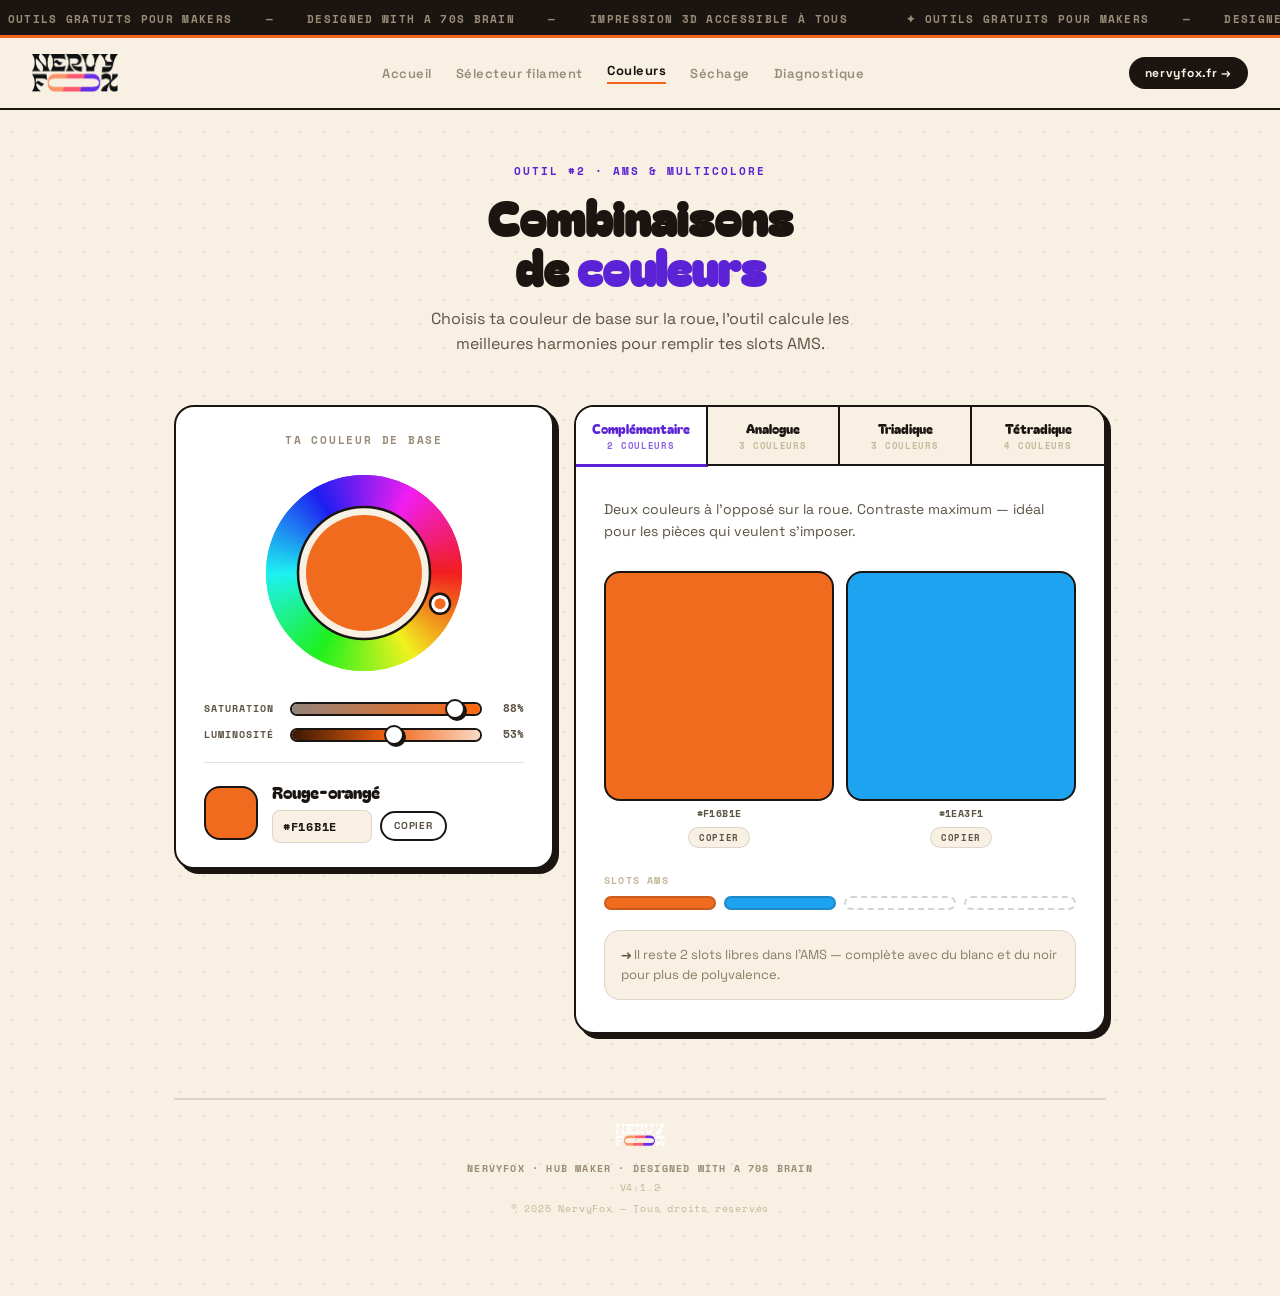
<file: couleurs/index.html>
<!DOCTYPE html>
<html lang="fr">
<head>
  <meta charset="UTF-8">
  <meta name="viewport" content="width=device-width, initial-scale=1.0">
  <title>NervyFox — Combinaisons de couleurs</title>
  <meta name="description" content="Trouve les meilleures combinaisons de couleurs pour ton AMS. Complémentaire, analogue, triadique, tétradique. Gratuit par NervyFox.">
  <link rel="preconnect" href="https://fonts.googleapis.com">
  <link rel="preconnect" href="https://fonts.gstatic.com" crossorigin>
  <link href="https://fonts.googleapis.com/css2?family=Bagel+Fat+One&family=Space+Grotesk:wght@400;500;600;700&family=Space+Mono:wght@400;700&display=swap" rel="stylesheet">
  <link rel="stylesheet" href="/assets/styles.css">
  <style>
    /* === COULEURS UNIQUEMENT === */

    .wrap { max-width: 980px; padding: 56px 24px 80px; }

    /* En-tête */
    .page-head { text-align: center; margin-bottom: 48px; }
    .page-eyebrow { font: 700 11px/1 'Space Mono', monospace; letter-spacing: .18em; text-transform: uppercase; color: var(--violet); margin-bottom: 14px; }
    .page-title { font-family: 'Bagel Fat One', cursive; font-size: 48px; line-height: 1.05; margin-bottom: 14px; }
    .page-title span { color: var(--violet); }
    .page-subtitle { font-size: 16px; line-height: 1.6; color: var(--text-muted); max-width: 480px; margin: 0 auto; }

    /* =============================================
       LAYOUT DEUX COLONNES
    ============================================= */
    .main-layout {
      display: grid;
      grid-template-columns: 380px 1fr;
      gap: 20px;
      align-items: start;
    }

    /* =============================================
       COLONNE GAUCHE — PICKER
    ============================================= */
    .picker-box {
      border: var(--border);
      border-radius: var(--radius-lg);
      background: #fff;
      padding: 28px 28px 24px;
      box-shadow: var(--shadow-md);
      position: sticky;
      top: 20px;
    }
    .picker-label {
      font: 700 11px/1 'Space Mono', monospace; letter-spacing: .16em;
      text-transform: uppercase; color: var(--text-light);
      margin-bottom: 22px; text-align: center;
    }

    /* Roue */
    .wheel-wrap { display: flex; justify-content: center; margin-bottom: 24px; }
    #wheel { cursor: crosshair; display: block; touch-action: none; }

    /* Sliders */
    .slider-block { margin-bottom: 12px; }
    .slider-row { display: flex; align-items: center; gap: 10px; }
    .slider-name {
      font: 700 10px/1 'Space Mono', monospace; letter-spacing: .1em;
      text-transform: uppercase; color: var(--text-muted);
      width: 76px; flex-shrink: 0;
    }
    .slider-track {
      flex: 1; position: relative; height: 14px;
      border-radius: var(--radius-pill); border: var(--border); overflow: visible;
      cursor: pointer;
    }
    .slider-track input[type=range] {
      position: absolute; inset: 0; width: 100%; height: 100%;
      opacity: 0; cursor: pointer; margin: 0; padding: 0; z-index: 2;
    }
    .slider-fill {
      position: absolute; top: 0; left: 0; bottom: 0;
      border-radius: var(--radius-pill); pointer-events: none;
    }
    .slider-thumb {
      position: absolute; top: 50%; transform: translate(-50%, -50%);
      width: 20px; height: 20px; border-radius: 50%;
      background: #fff; border: var(--border);
      box-shadow: 2px 2px 0 var(--ink);
      pointer-events: none; z-index: 1;
      transition: left .04s;
    }
    .slider-val {
      font: 700 11px/1 'Space Mono', monospace;
      width: 32px; text-align: right; color: var(--text-muted); flex-shrink: 0;
    }

    /* Aperçu couleur */
    .color-preview-row {
      display: flex; align-items: center; gap: 14px;
      margin-top: 20px; padding-top: 20px; border-top: var(--border-light);
    }
    .color-preview-swatch {
      width: 54px; height: 54px; border-radius: var(--radius-md);
      border: var(--border); flex-shrink: 0; transition: background .1s;
    }
    .color-preview-info { flex: 1; min-width: 0; }
    .color-preview-name {
      font-family: 'Bagel Fat One', cursive; font-size: 17px;
      margin-bottom: 8px; line-height: 1.1;
    }
    .color-hex-row { display: flex; align-items: center; gap: 8px; }
    .color-hex-input {
      font: 700 12px/1 'Space Mono', monospace; letter-spacing: .06em;
      color: var(--ink); background: var(--bg);
      border: var(--border-light); border-radius: var(--radius-sm);
      padding: 7px 10px; width: 100px; text-transform: uppercase;
    }
    .color-hex-input:focus { outline: 2.5px solid var(--violet); border-color: transparent; }
    .btn-copy {
      font: 700 10px/1 'Space Mono', monospace; letter-spacing: .08em;
      text-transform: uppercase; border: var(--border); border-radius: var(--radius-pill);
      padding: 8px 12px; background: #fff; cursor: pointer; font-family: inherit;
      color: var(--text-muted); transition: background .12s, color .12s, border-color .12s;
      white-space: nowrap;
    }
    .btn-copy:hover { background: var(--ink); color: var(--bg); border-color: var(--ink); }
    .btn-copy.copied { background: var(--violet); color: #fff; border-color: var(--violet); }

    /* =============================================
       COLONNE DROITE — COMBO PANEL
    ============================================= */
    .combo-panel {
      border: var(--border);
      border-radius: var(--radius-lg);
      background: #fff;
      box-shadow: var(--shadow-md);
      overflow: hidden;
    }

    /* Onglets de sélection */
    .combo-tabs {
      display: grid;
      grid-template-columns: repeat(4, 1fr);
      border-bottom: var(--border);
    }
    .combo-tab {
      padding: 14px 8px;
      text-align: center;
      cursor: pointer;
      border-right: var(--border);
      background: var(--bg);
      transition: background .12s;
    }
    .combo-tab:last-child { border-right: none; }
    .combo-tab:hover { background: #EFE6D6; }
    .combo-tab.active {
      background: #fff;
      border-bottom: 3px solid var(--violet);
      margin-bottom: -2.5px;
    }
    .combo-tab-name {
      font-family: 'Bagel Fat One', cursive;
      font-size: 13px;
      line-height: 1.2;
      margin-bottom: 4px;
    }
    .combo-tab-badge {
      font: 700 9px/1 'Space Mono', monospace;
      letter-spacing: .08em;
      text-transform: uppercase;
      color: var(--text-faint);
    }
    .combo-tab.active .combo-tab-name { color: var(--violet); }
    .combo-tab.active .combo-tab-badge { color: var(--violet); opacity: .7; }

    /* Corps du combo */
    .combo-body { padding: 32px 28px; }
    .combo-desc {
      font-size: 14px; line-height: 1.6; color: var(--text-muted);
      margin-bottom: 28px;
    }

    /* Swatches grandes */
    .swatches-large {
      display: flex;
      gap: 12px;
      margin-bottom: 28px;
      flex-wrap: wrap;
    }
    .swatch-item {
      display: flex;
      flex-direction: column;
      align-items: center;
      gap: 8px;
      flex: 1;
      min-width: 80px;
    }
    .swatch-color {
      width: 100%;
      aspect-ratio: 1;
      border-radius: var(--radius-md);
      border: var(--border);
      transition: background .15s;
    }
    .swatch-hex {
      font: 700 10px/1 'Space Mono', monospace; letter-spacing: .04em;
      text-transform: uppercase; color: var(--text-muted);
    }
    .swatch-copy-btn {
      font: 700 9px/1 'Space Mono', monospace;
      letter-spacing: .06em; text-transform: uppercase;
      border: var(--border-light); border-radius: var(--radius-pill);
      padding: 5px 10px; background: var(--bg); cursor: pointer;
      color: var(--text-muted); transition: all .12s;
    }
    .swatch-copy-btn:hover { background: var(--ink); color: var(--bg); border-color: var(--ink); }
    .swatch-copy-btn.copied { background: var(--violet); color: #fff; border-color: var(--violet); }

    /* Slots AMS */
    .ams-section { margin-bottom: 20px; }
    .ams-label {
      font: 700 10px/1 'Space Mono', monospace; letter-spacing: .12em;
      text-transform: uppercase; color: var(--text-faint);
      margin-bottom: 10px; display: flex; align-items: center; gap: 8px;
    }
    .ams-slots { display: flex; gap: 8px; }
    .ams-slot {
      flex: 1; height: 14px; border-radius: var(--radius-pill);
      border: 2px solid rgba(26,21,16,.18); transition: background .15s;
    }
    .ams-slot.empty { border-style: dashed; background: transparent !important; }

    /* Note AMS */
    .combo-ams-note {
      padding: 14px 16px;
      background: var(--bg);
      border-radius: var(--radius-md);
      border: var(--border-light);
      font-size: 13px; line-height: 1.55; color: var(--text-subtle);
    }
    .combo-ams-note strong { color: var(--text-muted); }

    /* Animation transition combo */
    @keyframes fadeSlide {
      from { opacity: 0; transform: translateY(6px); }
      to   { opacity: 1; transform: translateY(0); }
    }
    .combo-body.animating { animation: fadeSlide .18s ease forwards; }

    /* =============================================
       RESPONSIVE
    ============================================= */
    @media (max-width: 820px) {
      .wrap { max-width: 100%; }
      .main-layout { grid-template-columns: 1fr; }
      .picker-box { position: static; }
      .page-title { font-size: 34px; }
      .combo-tab-name { font-size: 11px; }
    }
    @media (max-width: 480px) {
      .combo-tabs { grid-template-columns: repeat(2, 1fr); }
      .combo-tab:nth-child(2) { border-right: none; }
      .combo-tab:nth-child(1),
      .combo-tab:nth-child(2) { border-bottom: var(--border); }
    }
  </style>
</head>
<body>

<div id="hub-header"></div>
<div class="wrap">

  <div class="page-head">
    <div class="page-eyebrow">Outil #2 · AMS & Multicolore</div>
    <h1 class="page-title">Combinaisons<br>de <span>couleurs</span></h1>
    <p class="page-subtitle">Choisis ta couleur de base sur la roue, l'outil calcule les meilleures harmonies pour remplir tes slots AMS.</p>
  </div>

  <div class="main-layout">

    <!-- ==================== GAUCHE : PICKER ==================== -->
    <div class="picker-box">
      <div class="picker-label">Ta couleur de base</div>

      <div class="wheel-wrap">
        <canvas id="wheel" width="210" height="210"></canvas>
      </div>

      <div class="slider-block">
        <div class="slider-row">
          <div class="slider-name">Saturation</div>
          <div class="slider-track" id="sat-track">
            <div class="slider-fill" id="sat-fill"></div>
            <div class="slider-thumb" id="sat-thumb"></div>
            <input type="range" id="sat-slider" min="10" max="100" value="75">
          </div>
          <div class="slider-val" id="sat-val">75%</div>
        </div>
      </div>

      <div class="slider-block">
        <div class="slider-row">
          <div class="slider-name">Luminosité</div>
          <div class="slider-track" id="lit-track">
            <div class="slider-fill" id="lit-fill"></div>
            <div class="slider-thumb" id="lit-thumb"></div>
            <input type="range" id="lit-slider" min="15" max="85" value="55">
          </div>
          <div class="slider-val" id="lit-val">55%</div>
        </div>
      </div>

      <div class="color-preview-row">
        <div class="color-preview-swatch" id="preview-swatch"></div>
        <div class="color-preview-info">
          <div class="color-preview-name" id="preview-name">Orange</div>
          <div class="color-hex-row">
            <input class="color-hex-input" id="hex-input" type="text" maxlength="7" spellcheck="false">
            <button class="btn-copy" id="btn-copy" onclick="copyHex()">Copier</button>
          </div>
        </div>
      </div>
    </div>

    <!-- ==================== DROITE : COMBO PANEL ==================== -->
    <div class="combo-panel">

      <!-- Onglets -->
      <div class="combo-tabs" id="combo-tabs">
        <!-- généré par JS -->
      </div>

      <!-- Corps -->
      <div class="combo-body" id="combo-body">
        <!-- généré par JS -->
      </div>

    </div>

  </div>

  <div id="hub-footer"></div>
</div>

<script src="/assets/components.js"></script>
<script src="/assets/data.js"></script>
<script>
renderHeader('couleurs');
renderFooter();

/* ======================================================
   ÉTAT
====================================================== */
let hue = 22;
let sat = 88;
let lit = 53;
let activeCombo = 0; // index du combo actif

/* ======================================================
   UTILITAIRES COULEUR
====================================================== */
function hslToHex(h, s, l) {
  s /= 100; l /= 100;
  const a = s * Math.min(l, 1 - l);
  const f = n => {
    const k = (n + h / 30) % 12;
    const c = l - a * Math.max(Math.min(k - 3, 9 - k, 1), -1);
    return Math.round(255 * c).toString(16).padStart(2, '0');
  };
  return `#${f(0)}${f(8)}${f(4)}`;
}

function hexToHsl(hex) {
  hex = hex.replace('#', '');
  if (!/^[0-9A-Fa-f]{6}$/.test(hex)) return null;
  const r = parseInt(hex.slice(0,2),16)/255;
  const g = parseInt(hex.slice(2,4),16)/255;
  const b = parseInt(hex.slice(4,6),16)/255;
  const max = Math.max(r,g,b), min = Math.min(r,g,b);
  let h, s, l = (max+min)/2;
  if (max === min) {
    h = s = 0;
  } else {
    const d = max - min;
    s = l > 0.5 ? d/(2-max-min) : d/(max+min);
    switch(max) {
      case r: h = ((g-b)/d + (g<b?6:0))/6; break;
      case g: h = ((b-r)/d+2)/6; break;
      case b: h = ((r-g)/d+4)/6; break;
    }
  }
  return [Math.round(h*360), Math.round(s*100), Math.round(l*100)];
}

function colorName(h) {
  if (h >= 345 || h < 12)  return 'Rouge';
  if (h < 28)               return 'Rouge-orangé';
  if (h < 50)               return 'Orange';
  if (h < 65)               return 'Jaune-orangé';
  if (h < 82)               return 'Jaune';
  if (h < 110)              return 'Jaune-vert';
  if (h < 160)              return 'Vert';
  if (h < 200)              return 'Vert-cyan';
  if (h < 215)              return 'Cyan';
  if (h < 252)              return 'Bleu-cyan';
  if (h < 270)              return 'Bleu';
  if (h < 292)              return 'Indigo';
  if (h < 330)              return 'Violet';
  return 'Rose';
}

/* ======================================================
   DÉFINITION DES COMBINAISONS
====================================================== */
const COMBINATIONS = [
  {
    id: 'complementaire',
    title: 'Complémentaire',
    shortTitle: 'Complé\u00ADmentaire',
    slots: 2,
    desc: 'Deux couleurs à l\'opposé sur la roue. Contraste maximum — idéal pour les pièces qui veulent s\'imposer.',
    amsNote: 'Il reste 2 slots libres dans l\'AMS — complète avec du blanc et du noir pour plus de polyvalence.',
    getColors: (h, s, l) => [
      { h, s, l },
      { h: (h + 180) % 360, s, l }
    ]
  },
  {
    id: 'analogue',
    title: 'Analogue',
    shortTitle: 'Analogue',
    slots: 3,
    desc: 'Trois voisines sur la roue. Une harmonie naturelle et douce, parfaite pour les objets décoratifs.',
    amsNote: 'Un slot reste libre — un neutre (blanc, gris ou noir) équilibre bien la palette.',
    getColors: (h, s, l) => [
      { h: (h - 30 + 360) % 360, s, l },
      { h, s, l },
      { h: (h + 30) % 360, s, l }
    ]
  },
  {
    id: 'triadique',
    title: 'Triadique',
    shortTitle: 'Triadique',
    slots: 3,
    desc: 'Trois couleurs à égale distance. Vibrant et équilibré — idéal pour les pièces techniques ou ludiques.',
    amsNote: 'Un slot reste libre — un neutre (blanc, gris ou noir) équilibre bien la palette.',
    getColors: (h, s, l) => [
      { h, s, l },
      { h: (h + 120) % 360, s, l },
      { h: (h + 240) % 360, s, l }
    ]
  },
  {
    id: 'tetradique',
    title: 'Tétradique',
    shortTitle: 'Tétradique',
    slots: 4,
    desc: 'Quatre couleurs à 90° d\'intervalle. Remplit exactement les 4 slots AMS — rendu maximal, zéro gaspillage.',
    amsNote: null,
    getColors: (h, s, l) => [
      { h, s, l },
      { h: (h + 90) % 360, s, l },
      { h: (h + 180) % 360, s, l },
      { h: (h + 270) % 360, s, l }
    ]
  }
];

/* ======================================================
   COPIE INDIVIDUELLE PAR SWATCH
====================================================== */
function copySwatchHex(hex, btnId) {
  navigator.clipboard.writeText(hex).catch(() => {});
  const btn = document.getElementById(btnId);
  if (!btn) return;
  btn.textContent = 'Copié !';
  btn.classList.add('copied');
  setTimeout(() => { btn.textContent = 'Copier'; btn.classList.remove('copied'); }, 1600);
}

/* ======================================================
   ROUE CHROMATIQUE (CANVAS)
====================================================== */
const canvas = document.getElementById('wheel');
const ctx    = canvas.getContext('2d');
const CX = canvas.width / 2, CY = canvas.height / 2;
const R_OUT = 98, R_IN = 66;

function drawWheel() {
  ctx.clearRect(0, 0, canvas.width, canvas.height);

  for (let a = 0; a < 360; a++) {
    const s1 = (a - 0.8) * Math.PI / 180;
    const e1 = (a + 1.2) * Math.PI / 180;
    ctx.beginPath();
    ctx.moveTo(CX, CY);
    ctx.arc(CX, CY, R_OUT, s1, e1);
    ctx.closePath();
    ctx.fillStyle = `hsl(${a}, ${sat}%, ${lit}%)`;
    ctx.fill();
  }

  ctx.beginPath();
  ctx.arc(CX, CY, R_IN, 0, Math.PI * 2);
  ctx.fillStyle = '#F8F0E3';
  ctx.fill();
  ctx.strokeStyle = '#1A1510';
  ctx.lineWidth = 2.5;
  ctx.stroke();

  ctx.beginPath();
  ctx.arc(CX, CY, R_IN - 8, 0, Math.PI * 2);
  ctx.fillStyle = hslToHex(hue, sat, lit);
  ctx.fill();

  const rad  = hue * Math.PI / 180;
  const midR = (R_OUT + R_IN) / 2;
  const dotX = CX + midR * Math.cos(rad);
  const dotY = CY + midR * Math.sin(rad);

  ctx.beginPath();
  ctx.arc(dotX, dotY, 10, 0, Math.PI * 2);
  ctx.fillStyle = '#fff';
  ctx.strokeStyle = '#1A1510';
  ctx.lineWidth = 2.5;
  ctx.fill();
  ctx.stroke();

  ctx.beginPath();
  ctx.arc(dotX, dotY, 5.5, 0, Math.PI * 2);
  ctx.fillStyle = `hsl(${hue}, ${sat}%, ${lit}%)`;
  ctx.fill();
}

function angleFromEvent(e) {
  const rect   = canvas.getBoundingClientRect();
  const scaleX = canvas.width  / rect.width;
  const scaleY = canvas.height / rect.height;
  const src    = e.touches ? e.touches[0] : e;
  const cx     = (src.clientX - rect.left) * scaleX;
  const cy     = (src.clientY - rect.top)  * scaleY;
  const dx     = cx - CX, dy = cy - CY;
  return {
    angle: (Math.atan2(dy, dx) * 180 / Math.PI + 360) % 360,
    dist:  Math.sqrt(dx*dx + dy*dy)
  };
}

let dragging = false;
canvas.addEventListener('mousedown', e => {
  const { angle, dist } = angleFromEvent(e);
  if (dist >= R_IN - 4 && dist <= R_OUT + 8) { dragging = true; hue = Math.round(angle); update(); }
});
canvas.addEventListener('mousemove', e => { if (!dragging) return; hue = Math.round(angleFromEvent(e).angle); update(); });
document.addEventListener('mouseup', () => { dragging = false; });
canvas.addEventListener('touchstart', e => {
  e.preventDefault();
  const { angle, dist } = angleFromEvent(e);
  if (dist >= R_IN - 10 && dist <= R_OUT + 10) { dragging = true; hue = Math.round(angle); update(); }
}, { passive: false });
canvas.addEventListener('touchmove', e => {
  e.preventDefault();
  if (!dragging) return;
  hue = Math.round(angleFromEvent(e).angle); update();
}, { passive: false });
canvas.addEventListener('touchend', () => { dragging = false; });

/* ======================================================
   SLIDERS
====================================================== */
const satSlider = document.getElementById('sat-slider');
const litSlider = document.getElementById('lit-slider');

function updateSliders() {
  const satPct = (sat - 10) / 90;
  const litPct = (lit - 15) / 70;
  document.getElementById('sat-fill').style.cssText =
    `background: linear-gradient(to right, hsl(${hue},10%,${lit}%), hsl(${hue},100%,${lit}%)); width:100%; height:100%; border-radius: inherit;`;
  document.getElementById('lit-fill').style.cssText =
    `background: linear-gradient(to right, hsl(${hue},${sat}%,12%), hsl(${hue},${sat}%,50%), hsl(${hue},${sat}%,88%)); width:100%; height:100%; border-radius: inherit;`;
  document.getElementById('sat-thumb').style.left = `calc(${satPct * 100}%)`;
  document.getElementById('lit-thumb').style.left = `calc(${litPct * 100}%)`;
  document.getElementById('sat-val').textContent = sat + '%';
  document.getElementById('lit-val').textContent = lit + '%';
}

satSlider.addEventListener('input', () => { sat = +satSlider.value; update(); });
litSlider.addEventListener('input', () => { lit = +litSlider.value; update(); });

/* ======================================================
   HEX INPUT
====================================================== */
const hexInput = document.getElementById('hex-input');
hexInput.addEventListener('input', () => {
  let v = hexInput.value.trim();
  if (!v.startsWith('#')) v = '#' + v;
  const hsl = hexToHsl(v);
  if (hsl) {
    [hue, sat, lit] = hsl;
    satSlider.value = sat;
    litSlider.value = lit;
    update(true);
  }
});

/* ======================================================
   COPIE HEX BASE
====================================================== */
function copyHex() {
  const hex = hslToHex(hue, sat, lit).toUpperCase();
  navigator.clipboard.writeText(hex).catch(() => {});
  const btn = document.getElementById('btn-copy');
  btn.textContent = 'Copié !';
  btn.classList.add('copied');
  setTimeout(() => { btn.textContent = 'Copier'; btn.classList.remove('copied'); }, 1600);
}

/* ======================================================
   APERÇU COULEUR BASE
====================================================== */
function updatePreview(skipInput) {
  const hex = hslToHex(hue, sat, lit).toUpperCase();
  document.getElementById('preview-swatch').style.background = hex;
  document.getElementById('preview-name').textContent = colorName(hue);
  if (!skipInput && document.activeElement !== hexInput) {
    hexInput.value = hex;
  }
}

/* ======================================================
   RENDU ONGLETS
====================================================== */
function renderTabs() {
  document.getElementById('combo-tabs').innerHTML = COMBINATIONS.map((combo, i) => `
    <div class="combo-tab ${activeCombo === i ? 'active' : ''}" onclick="setCombo(${i})">
      <div class="combo-tab-name">${combo.title}</div>
      <div class="combo-tab-badge">${combo.slots} couleur${combo.slots > 1 ? 's' : ''}</div>
    </div>`).join('');
}

/* ======================================================
   RENDU CORPS COMBO
====================================================== */
function renderComboBody(animate = false) {
  const combo  = COMBINATIONS[activeCombo];
  const colors = combo.getColors(hue, sat, lit);
  const hexes  = colors.map(c => hslToHex(c.h, c.s, c.l).toUpperCase());

  // Swatches
  const swatchesHtml = hexes.map((h, i) => {
    const btnId = `swatch-btn-${i}`;
    return `
      <div class="swatch-item">
        <div class="swatch-color" style="background:${h};"></div>
        <div class="swatch-hex">${h}</div>
        <button class="swatch-copy-btn" id="${btnId}" onclick="copySwatchHex('${h}','${btnId}')">Copier</button>
      </div>`;
  }).join('');

  // Slots AMS
  const slots = [...hexes];
  while (slots.length < 4) slots.push(null);
  const amsHtml = slots.map(h =>
    `<div class="ams-slot${h ? '' : ' empty'}" style="${h ? `background:${h};` : ''}"></div>`
  ).join('');

  const bodyEl = document.getElementById('combo-body');
  bodyEl.innerHTML = `
    <div class="combo-desc">${combo.desc}</div>
    <div class="swatches-large">${swatchesHtml}</div>
    <div class="ams-section">
      <div class="ams-label">Slots AMS</div>
      <div class="ams-slots">${amsHtml}</div>
    </div>
    ${combo.amsNote
      ? `<div class="combo-ams-note"><strong>→</strong> ${combo.amsNote}</div>`
      : ''}`;

  if (animate) {
    bodyEl.classList.remove('animating');
    void bodyEl.offsetWidth; // reflow
    bodyEl.classList.add('animating');
  }
}

/* ======================================================
   SÉLECTION COMBO
====================================================== */
function setCombo(index) {
  activeCombo = index;
  renderTabs();
  renderComboBody(true);
}

/* ======================================================
   UPDATE GLOBAL
====================================================== */
function update(skipInput = false) {
  drawWheel();
  updateSliders();
  updatePreview(skipInput);
  renderTabs();
  renderComboBody(false);
}

// Init
update();
</script>
</body>
</html>
</file>
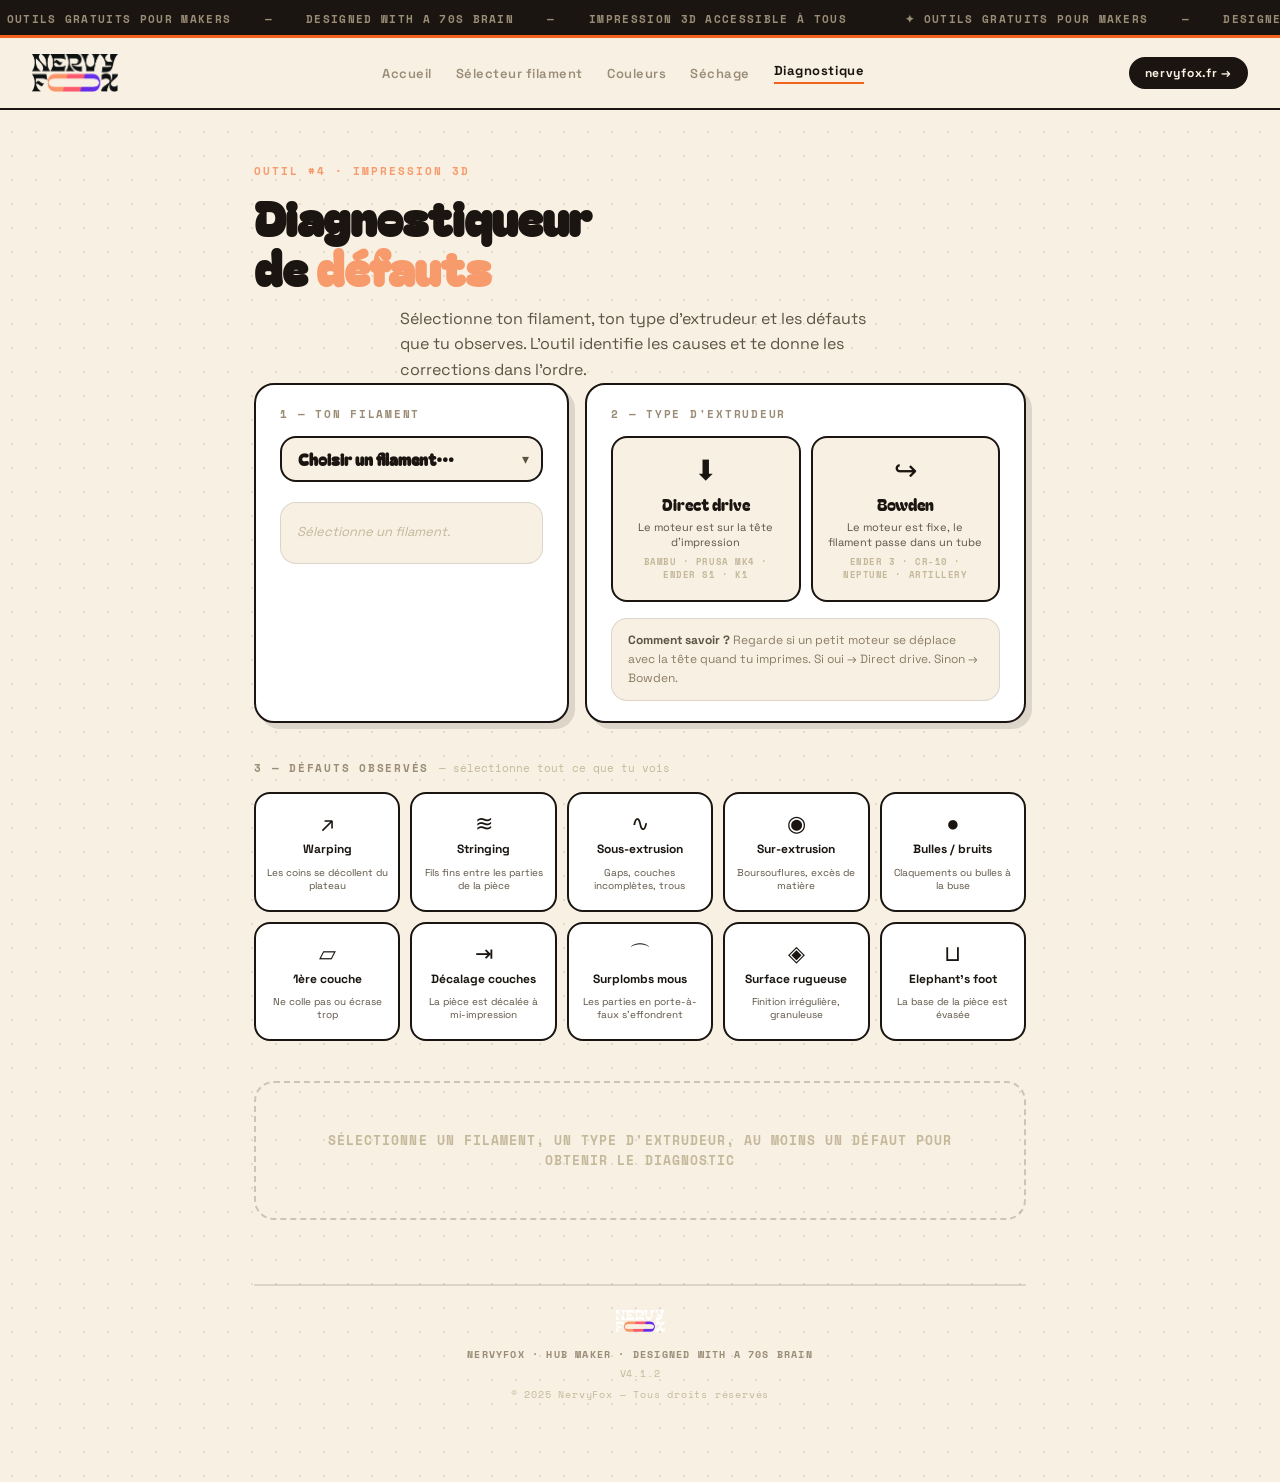
<file: diagnostique/index.html>
<!DOCTYPE html>
<html lang="fr">
<head>
  <meta charset="UTF-8">
  <meta name="viewport" content="width=device-width, initial-scale=1.0">
  <title>NervyFox — Diagnostiqueur de défauts</title>
  <meta name="description" content="Identifie la cause de tes défauts d'impression 3D et corrige-les. PLA, PETG, ABS, ASA, TPU, Nylon. Gratuit par NervyFox.">
  <link rel="preconnect" href="https://fonts.googleapis.com">
  <link rel="preconnect" href="https://fonts.gstatic.com" crossorigin>
  <link href="https://fonts.googleapis.com/css2?family=Bagel+Fat+One&family=Space+Grotesk:wght@400;500;600;700&family=Space+Mono:wght@400;700&display=swap" rel="stylesheet">
  <link rel="stylesheet" href="/assets/styles.css">
  <style>
    /* === DIAGNOSTIQUE UNIQUEMENT === */

    --accent: var(--orange-doux);

    .page-head { text-align: center; margin-bottom: 48px; }
    .page-eyebrow { font: 700 11px/1 'Space Mono', monospace; letter-spacing: .18em; text-transform: uppercase; color: var(--orange-doux); margin-bottom: 14px; }
    .page-title { font-family: 'Bagel Fat One', cursive; font-size: 48px; line-height: 1.05; margin-bottom: 14px; }
    .page-title span { color: var(--orange-doux); }
    .page-subtitle { font-size: 16px; line-height: 1.6; color: var(--text-muted); max-width: 480px; margin: 0 auto; }

    /* Blocs input */
    .input-block { margin-bottom: 40px; }
    .input-label {
      font: 700 11px/1 'Space Mono', monospace; letter-spacing: .16em; text-transform: uppercase;
      color: var(--text-light); margin-bottom: 18px; display: flex; align-items: center; gap: 10px;
    }

    /* === LIGNE HAUTE : filament + extrudeur === */
    .top-row {
      display: grid;
      grid-template-columns: 1fr 1.4fr;
      gap: 16px;
      margin-bottom: 40px;
      align-items: stretch;
    }

    /* Panneau filament */
    .panel {
      border: var(--border);
      border-radius: var(--radius-lg);
      background: #fff;
      padding: 24px 24px 20px;
      box-shadow: var(--shadow-lg);
    }
    .panel-label {
      font: 700 11px/1 'Space Mono', monospace; letter-spacing: .16em; text-transform: uppercase;
      color: var(--text-light); margin-bottom: 16px;
    }

    /* Dropdown filament */
    .fil-select-wrap { position: relative; margin-bottom: 20px; }
    .fil-select-wrap::after {
      content: '▾'; position: absolute; right: 14px; top: 50%;
      transform: translateY(-50%); font-size: 14px; color: var(--text-muted); pointer-events: none;
    }
    .fil-select {
      width: 100%; appearance: none; -webkit-appearance: none;
      border: var(--border); border-radius: var(--radius-md);
      background: var(--bg); padding: 13px 40px 13px 16px;
      font: 700 16px/1 'Bagel Fat One', cursive; color: var(--ink);
      cursor: pointer; outline: none; transition: border-color .15s, box-shadow .15s;
    }
    .fil-select:focus { border-color: var(--orange-doux); box-shadow: 3px 3px 0 var(--orange-doux); }

    .fil-info {
      display: flex; align-items: center; gap: 14px;
      padding: 14px 16px; border: var(--border-light);
      border-radius: var(--radius-md); background: var(--bg); min-height: 62px;
    }
    .fil-info-dot { width: 32px; height: 32px; border-radius: 50%; border: var(--border); flex-shrink: 0; }
    .fil-info-name { font-family: 'Bagel Fat One', cursive; font-size: 18px; line-height: 1.1; margin-bottom: 3px; }
    .fil-info-placeholder { font: 400 13px/1.4 'Space Grotesk', sans-serif; color: var(--text-faint); font-style: italic; }

    /* Panneau extrudeur */
    .extrudeur-grid { display: grid; grid-template-columns: 1fr 1fr; gap: 10px; margin-bottom: 16px; }
    .ext-card {
      border: var(--border); border-radius: var(--radius-md); background: var(--bg);
      padding: 18px 14px; cursor: pointer; transition: transform .12s, box-shadow .12s;
      text-align: center; position: relative;
    }
    .ext-card:hover { transform: translateY(-2px); }
    .ext-card.selected { background: #FBE6D8; box-shadow: var(--shadow-md); }
    .ext-card.selected::before {
      content: ''; position: absolute; top: 0; left: 0; right: 0;
      height: 4px; background: var(--orange-doux); border-radius: var(--radius-md) var(--radius-md) 0 0;
    }
    .ext-badge {
      position: absolute; top: -8px; right: -8px; width: 20px; height: 20px;
      border-radius: 50%; background: var(--orange-doux); border: var(--border);
      display: flex; align-items: center; justify-content: center;
      font-weight: 700; font-size: 11px; color: #fff;
    }
    .ext-icon { font-size: 28px; line-height: 1; margin-bottom: 8px; }
    .ext-name { font-family: 'Bagel Fat One', cursive; font-size: 16px; margin-bottom: 4px; }
    .ext-hint { font-size: 11px; color: var(--text-muted); line-height: 1.4; }
    .ext-examples { font: 700 9px/1.4 'Space Mono', monospace; letter-spacing: .06em; text-transform: uppercase; color: var(--text-faint); margin-top: 6px; }

    /* Explication extrudeur */
    .ext-explication {
      padding: 12px 16px; background: var(--bg); border-radius: var(--radius-md);
      border: var(--border-light); font-size: 12px; line-height: 1.6; color: var(--text-subtle);
    }
    .ext-explication strong { color: var(--text-muted); }

    /* === DÉFAUTS === */
    .defauts-grid {
      display: grid;
      grid-template-columns: repeat(5, 1fr);
      gap: 10px;
    }
    .defaut-card {
      border: var(--border); border-radius: var(--radius-md); background: #fff;
      padding: 18px 10px; display: flex; flex-direction: column;
      align-items: center; gap: 8px; text-align: center; cursor: pointer;
      transition: transform .12s; position: relative;
    }
    .defaut-card:hover { transform: translateY(-2px); }
    .defaut-card.selected { background: #FBE6D8; box-shadow: var(--shadow-md); }
    .defaut-card .badge {
      position: absolute; top: -8px; right: -8px; width: 20px; height: 20px;
      border-radius: 50%; background: var(--orange-doux); border: var(--border);
      display: flex; align-items: center; justify-content: center;
      font-weight: 700; font-size: 11px; color: #fff;
    }
    .defaut-icon { font-size: 22px; line-height: 1; }
    .defaut-label { font-weight: 700; font-size: 12px; line-height: 1.3; }
    .defaut-hint { font-size: 10px; color: var(--text-muted); line-height: 1.3; }

    /* === RÉSULTAT === */
    .result-placeholder {
      border: 2.5px dashed rgba(26,21,16,.2); border-radius: var(--radius-lg);
      padding: 48px; text-align: center; color: var(--text-faint);
      font: 700 13px/1.5 'Space Mono', monospace; letter-spacing: .08em; text-transform: uppercase;
    }

    .result-section { margin-bottom: 24px; }
    .result-defaut-title {
      font-family: 'Bagel Fat One', cursive; font-size: 22px;
      margin-bottom: 14px; display: flex; align-items: center; gap: 10px;
    }
    .result-defaut-icon { font-size: 20px; }

    /* Carte cause */
    .cause-card {
      border: var(--border); border-radius: var(--radius-lg);
      background: #fff; padding: 22px 24px; margin-bottom: 12px;
      box-shadow: var(--shadow-lg);
    }
    .cause-header { display: flex; align-items: center; gap: 10px; margin-bottom: 12px; }
    .cause-prob {
      font: 700 9px/1 'Space Mono', monospace; letter-spacing: .1em; text-transform: uppercase;
      border: var(--border); border-radius: var(--radius-pill); padding: 5px 10px;
    }
    .cause-prob.principal { background: var(--orange-doux); color: var(--ink); border-color: var(--orange-doux); }
    .cause-prob.secondaire { background: var(--bg); color: var(--text-muted); }
    .cause-difficulte {
      font: 700 9px/1 'Space Mono', monospace; letter-spacing: .1em; text-transform: uppercase;
      border-radius: var(--radius-pill); padding: 5px 10px; margin-left: auto;
    }
    .diff-facile   { background: #E8F5E9; color: #2E7D32; border: 1.5px solid #A5D6A7; }
    .diff-moyen    { background: #FFF3E0; color: #E65100; border: 1.5px solid #FFCC80; }
    .diff-technique{ background: #FCE4EC; color: #C62828; border: 1.5px solid #F48FB1; }

    .cause-text { font-weight: 600; font-size: 14px; line-height: 1.4; margin-bottom: 14px; color: var(--ink); }
    .cause-actions { display: flex; flex-direction: column; gap: 8px; }
    .cause-action {
      display: flex; gap: 10px; align-items: flex-start;
      font-size: 13px; line-height: 1.55; color: var(--text-muted);
    }
    .action-num {
      font: 700 10px/1 'Space Mono', monospace; letter-spacing: .06em;
      background: var(--ink); color: var(--bg); border-radius: 50%;
      width: 18px; height: 18px; display: flex; align-items: center; justify-content: center;
      flex-shrink: 0; margin-top: 2px;
    }

    /* Séparateur entre défauts */
    .result-divider { border: none; border-top: 2px dashed rgba(26,21,16,.1); margin: 28px 0; }

    @media (max-width: 640px) {
      .page-title { font-size: 32px; }
      .top-row { grid-template-columns: 1fr; }
      .defauts-grid { grid-template-columns: repeat(2, 1fr); }
      .extrudeur-grid { grid-template-columns: 1fr 1fr; }
    }
  </style>
</head>
<body>

<div id="hub-header"></div>
<div class="wrap">

  <div class="page-head">
    <div class="page-eyebrow">Outil #4 · Impression 3D</div>
    <h1 class="page-title">Diagnostiqueur<br>de <span>défauts</span></h1>
    <p class="page-subtitle">Sélectionne ton filament, ton type d'extrudeur et les défauts que tu observes. L'outil identifie les causes et te donne les corrections dans l'ordre.</p>
  </div>

  <!-- LIGNE HAUTE -->
  <div class="top-row">

    <!-- Filament -->
    <div class="panel">
      <div class="panel-label">1 — Ton filament</div>
      <div class="fil-select-wrap">
        <select class="fil-select" id="fil-select">
          <option value="">Choisir un filament…</option>
          <option value="PLA">PLA</option>
          <option value="PETG">PETG</option>
          <option value="ABS">ABS</option>
          <option value="ASA">ASA</option>
          <option value="TPU">TPU</option>
          <option value="Nylon">Nylon</option>
        </select>
      </div>
      <div class="fil-info" id="fil-info">
        <div class="fil-info-placeholder">Sélectionne un filament.</div>
      </div>
    </div>

    <!-- Extrudeur -->
    <div class="panel">
      <div class="panel-label">2 — Type d'extrudeur</div>
      <div class="extrudeur-grid">
        <div class="ext-card" id="ext-dd" onclick="selectExt('dd')">
          <div class="ext-icon">⬇</div>
          <div class="ext-name">Direct drive</div>
          <div class="ext-hint">Le moteur est sur la tête d'impression</div>
          <div class="ext-examples">Bambu · Prusa MK4 · Ender S1 · K1</div>
        </div>
        <div class="ext-card" id="ext-bow" onclick="selectExt('bow')">
          <div class="ext-icon">↪</div>
          <div class="ext-name">Bowden</div>
          <div class="ext-hint">Le moteur est fixe, le filament passe dans un tube</div>
          <div class="ext-examples">Ender 3 · CR-10 · Neptune · Artillery</div>
        </div>
      </div>
      <div class="ext-explication">
        <strong>Comment savoir ?</strong> Regarde si un petit moteur se déplace avec la tête quand tu imprimes. Si oui → Direct drive. Sinon → Bowden.
      </div>
    </div>

  </div>

  <!-- DÉFAUTS -->
  <div class="input-block">
    <div class="input-label">3 — Défauts observés <span style="font-weight:400;color:var(--text-faint);text-transform:none;letter-spacing:0;font-size:11px;">— sélectionne tout ce que tu vois</span></div>
    <div class="defauts-grid" id="defauts-grid"></div>
  </div>

  <!-- RÉSULTAT -->
  <div id="result"></div>

  <div id="hub-footer"></div>
</div>

<script src="/assets/components.js"></script>
<script src="/assets/data.js"></script>
<script>
renderHeader('diagnostique');
renderFooter();

/* Couleurs filaments pour le dot */
const FIL_COLORS = {
  PLA: '#F2641E', PETG: '#5B22D6', ABS: '#F8556B',
  ASA: '#1A1510', TPU: '#F89B6C', Nylon: '#8A7C64'
};

/* État */
let state = { filament: null, extrudeur: null, defauts: [] };

/* === FILAMENT === */
document.getElementById('fil-select').addEventListener('change', e => {
  state.filament = e.target.value || null;
  renderFilInfo();
  renderResult();
});

function renderFilInfo() {
  const el  = document.getElementById('fil-info');
  const key = state.filament;
  if (!key) { el.innerHTML = `<div class="fil-info-placeholder">Sélectionne un filament.</div>`; return; }
  el.innerHTML = `
    <div class="fil-info-dot" style="background:${FIL_COLORS[key]};"></div>
    <div><div class="fil-info-name">${key}</div></div>`;
}

/* === EXTRUDEUR === */
function selectExt(type) {
  state.extrudeur = type;
  document.querySelectorAll('.ext-card').forEach(c => c.classList.remove('selected'));
  const card = document.getElementById('ext-' + type);
  card.classList.add('selected');
  // badge check
  card.querySelector('.ext-badge')?.remove();
  const badge = document.createElement('div');
  badge.className = 'ext-badge';
  badge.textContent = '✓';
  card.appendChild(badge);
  renderResult();
}

/* === DÉFAUTS === */
function renderDefauts() {
  document.getElementById('defauts-grid').innerHTML = DEFAUTS.map(d => `
    <div class="defaut-card ${state.defauts.includes(d.id) ? 'selected' : ''}"
         onclick="toggleDefaut('${d.id}')">
      ${state.defauts.includes(d.id) ? '<div class="badge">✓</div>' : ''}
      <div class="defaut-icon">${d.icon}</div>
      <div class="defaut-label">${d.label}</div>
      <div class="defaut-hint">${d.hint}</div>
    </div>`).join('');
}

function toggleDefaut(id) {
  const i = state.defauts.indexOf(id);
  if (i > -1) state.defauts.splice(i, 1);
  else state.defauts.push(id);
  renderDefauts();
  renderResult();
}

/* === RÉSULTAT === */
function renderResult() {
  const el = document.getElementById('result');

  if (!state.filament || !state.extrudeur || state.defauts.length === 0) {
    const manque = [];
    if (!state.filament)            manque.push('un filament');
    if (!state.extrudeur)           manque.push('un type d\'extrudeur');
    if (state.defauts.length === 0) manque.push('au moins un défaut');
    el.innerHTML = `<div class="result-placeholder">Sélectionne ${manque.join(', ')} pour obtenir le diagnostic</div>`;
    return;
  }

  const sections = state.defauts.map(defautId => {
    const defaut  = DEFAUTS.find(d => d.id === defautId);
    const causes  = getDiagnostic(defautId, state.filament, state.extrudeur);
    if (!causes.length) return '';

    const causesHtml = causes.map(c => {
      const diffClass = c.difficulte === 'Facile' ? 'diff-facile' : c.difficulte === 'Moyen' ? 'diff-moyen' : 'diff-technique';
      const actionsHtml = c.actions.map((a, i) => `
        <div class="cause-action">
          <div class="action-num">${i+1}</div>
          <div>${a}</div>
        </div>`).join('');
      return `
        <div class="cause-card">
          <div class="cause-header">
            <span class="cause-prob ${c.prob.toLowerCase()}">${c.prob}</span>
            <span class="cause-difficulte ${diffClass}">${c.difficulte}</span>
          </div>
          <div class="cause-text">${c.cause}</div>
          <div class="cause-actions">${actionsHtml}</div>
        </div>`;
    }).join('');

    return `
      <div class="result-section">
        <div class="result-defaut-title">
          <span class="result-defaut-icon">${defaut.icon}</span>
          ${defaut.label}
        </div>
        ${causesHtml}
      </div>`;
  }).filter(Boolean);

  if (!sections.length) {
    el.innerHTML = `<div class="result-placeholder">Aucune donnée pour cette combinaison — d'autres défauts arrivent bientôt.</div>`;
    return;
  }

  el.innerHTML = sections.join('<hr class="result-divider">');
}

/* Init */
renderDefauts();
renderResult();
</script>
</body>
</html>
</file>
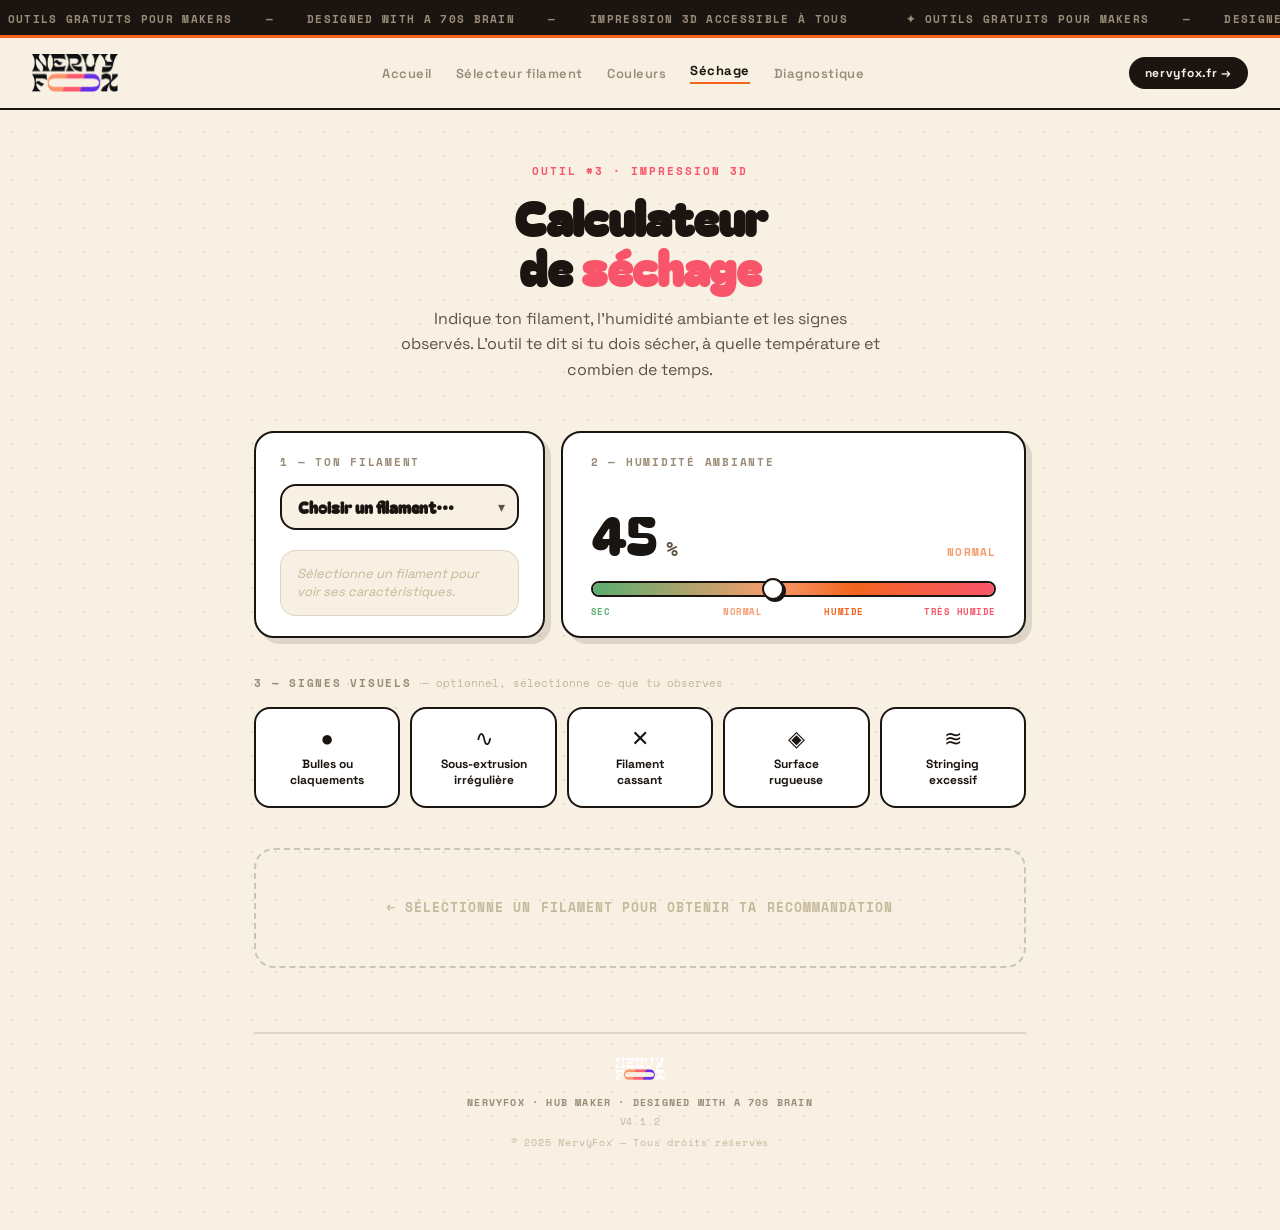
<file: sechage/index.html>
<!DOCTYPE html>
<html lang="fr">
<head>
  <meta charset="UTF-8">
  <meta name="viewport" content="width=device-width, initial-scale=1.0">
  <title>NervyFox — Calculateur de séchage</title>
  <meta name="description" content="Sèche ton filament au bon temps et à la bonne température. PLA, PETG, ABS, ASA, TPU, Nylon. Gratuit par NervyFox.">
  <link rel="preconnect" href="https://fonts.googleapis.com">
  <link rel="preconnect" href="https://fonts.gstatic.com" crossorigin>
  <link href="https://fonts.googleapis.com/css2?family=Bagel+Fat+One&family=Space+Grotesk:wght@400;500;600;700&family=Space+Mono:wght@400;700&display=swap" rel="stylesheet">
  <link rel="stylesheet" href="/assets/styles.css">
  <style>
    /* === SÉCHAGE UNIQUEMENT === */

    /* En-tête */
    .page-head { text-align: center; margin-bottom: 48px; }
    .page-eyebrow { font: 700 11px/1 'Space Mono', monospace; letter-spacing: .18em; text-transform: uppercase; color: var(--rose); margin-bottom: 14px; }
    .page-title { font-family: 'Bagel Fat One', cursive; font-size: 48px; line-height: 1.05; margin-bottom: 14px; }
    .page-title span { color: var(--rose); }
    .page-subtitle { font-size: 16px; line-height: 1.6; color: var(--text-muted); max-width: 480px; margin: 0 auto; }

    /* Bloc d'input */
    .input-block { margin-bottom: 40px; }
    .input-label {
      font: 700 11px/1 'Space Mono', monospace; letter-spacing: .16em; text-transform: uppercase;
      color: var(--text-light); margin-bottom: 18px; display: flex; align-items: center; gap: 10px;
    }
    .input-optional { font-weight: 400; color: var(--text-faint); text-transform: none; letter-spacing: 0; font-size: 11px; }

    /* =============================================
       BLOC COMBINÉ : FILAMENT + HUMIDITÉ (2 col)
    ============================================= */
    .top-row {
      display: grid;
      grid-template-columns: 1fr 1.6fr;
      gap: 16px;
      margin-bottom: 40px;
      align-items: stretch;
    }

    /* --- Panneau filament (gauche) --- */
    .filament-panel {
      border: var(--border);
      border-radius: var(--radius-lg);
      background: #fff;
      padding: 24px 24px 20px;
      display: flex;
      flex-direction: column;
      box-shadow: var(--shadow-lg);
    }
    .panel-label {
      font: 700 11px/1 'Space Mono', monospace; letter-spacing: .16em; text-transform: uppercase;
      color: var(--text-light); margin-bottom: 16px;
    }

    /* Dropdown custom */
    .fil-select-wrap {
      position: relative;
      margin-bottom: 20px;
    }
    .fil-select-wrap::after {
      content: '▾';
      position: absolute;
      right: 14px;
      top: 50%;
      transform: translateY(-50%);
      font-size: 14px;
      color: var(--text-muted);
      pointer-events: none;
    }
    .fil-select {
      width: 100%;
      appearance: none;
      -webkit-appearance: none;
      border: var(--border);
      border-radius: var(--radius-md);
      background: var(--bg);
      padding: 13px 40px 13px 16px;
      font: 700 16px/1 'Bagel Fat One', cursive;
      color: var(--ink);
      cursor: pointer;
      outline: none;
      transition: border-color .15s, box-shadow .15s;
    }
    .fil-select:focus {
      border-color: var(--rose);
      box-shadow: 3px 3px 0 var(--rose);
    }
    .fil-select option {
      font-family: 'Space Grotesk', sans-serif;
      font-weight: 600;
    }

    /* Infos filament sélectionné */
    .fil-info {
      display: flex;
      align-items: center;
      gap: 14px;
      padding: 14px 16px;
      border: var(--border-light);
      border-radius: var(--radius-md);
      background: var(--bg);
      min-height: 62px;
      transition: all .2s ease;
    }
    .fil-info-dot {
      width: 32px;
      height: 32px;
      border-radius: 50%;
      border: var(--border);
      flex-shrink: 0;
      transition: background .2s;
    }
    .fil-info-text { flex: 1; min-width: 0; }
    .fil-info-name {
      font-family: 'Bagel Fat One', cursive;
      font-size: 18px;
      line-height: 1.1;
      margin-bottom: 3px;
    }
    .fil-info-tags {
      display: flex;
      gap: 6px;
      flex-wrap: wrap;
    }
    .fil-tag {
      font: 700 9px/1 'Space Mono', monospace;
      letter-spacing: .08em;
      text-transform: uppercase;
      border: var(--border-light);
      border-radius: var(--radius-pill);
      padding: 4px 8px;
      background: #fff;
      color: var(--text-muted);
    }
    .fil-tag.hygro {
      background: #FBE6D8;
      color: var(--rose);
      border-color: var(--rose);
    }
    .fil-info-placeholder {
      font: 400 13px/1.4 'Space Grotesk', sans-serif;
      color: var(--text-faint);
      font-style: italic;
    }

    /* --- Panneau humidité (droite) --- */
    .humidity-panel {
      border: var(--border);
      border-radius: var(--radius-lg);
      background: #fff;
      padding: 24px 28px 20px;
      display: flex;
      flex-direction: column;
      justify-content: space-between;
      box-shadow: var(--shadow-lg);
    }
    .humidity-value-row {
      display: flex;
      align-items: baseline;
      justify-content: space-between;
      margin-bottom: 20px;
    }
    .humidity-value { font-family: 'Bagel Fat One', cursive; font-size: 52px; line-height: 1; }
    .humidity-unit { font: 700 20px/1 'Space Mono', monospace; color: var(--text-muted); margin-left: 4px; }
    .humidity-zone { font: 700 11px/1 'Space Mono', monospace; letter-spacing: .1em; text-transform: uppercase; }
    .hz-dry    { color: #5BAD6F; }
    .hz-normal { color: var(--orange-doux); }
    .hz-humid  { color: var(--orange); }
    .hz-wet    { color: var(--rose); }

    .slider-track-wrap {
      position: relative; height: 16px; border-radius: var(--radius-pill);
      border: var(--border); overflow: visible; margin-bottom: 10px;
    }
    .slider-gradient {
      position: absolute; inset: 0; border-radius: inherit;
      background: linear-gradient(to right, #5BAD6F 0%, #F89B6C 45%, #F2641E 65%, #F8556B 100%);
    }
    .slider-track-wrap input[type=range] {
      position: absolute; inset: 0; width: 100%; height: 100%;
      opacity: 0; cursor: pointer; margin: 0; padding: 0; z-index: 2;
    }
    .slider-thumb-h {
      position: absolute; top: 50%; transform: translate(-50%, -50%);
      width: 22px; height: 22px; border-radius: 50%;
      background: #fff; border: var(--border); box-shadow: 2px 2px 0 var(--ink);
      pointer-events: none; z-index: 1; transition: left .04s;
    }
    .humidity-zones-row {
      display: flex;
      margin-top: 8px;
    }
    .hz-segment {
      flex: 1;
      font: 700 9px/1 'Space Mono', monospace;
      letter-spacing: .06em;
      text-transform: uppercase;
      text-align: center;
    }
    .hz-segment:first-child { text-align: left; }
    .hz-segment:last-child  { text-align: right; }

    /* === SIGNES VISUELS === */
    .input-block { margin-bottom: 40px; }
    .signs-grid {
      display: grid;
      grid-template-columns: repeat(5, 1fr);
      gap: 10px;
    }
    .sign-card {
      border: var(--border); border-radius: var(--radius-md); background: #fff;
      padding: 18px 10px; display: flex; flex-direction: column;
      align-items: center; gap: 8px; text-align: center; cursor: pointer;
      transition: transform .12s; position: relative;
    }
    .sign-card:hover { transform: translateY(-2px); }
    .sign-card.selected { background: #FBE6D8; box-shadow: var(--shadow-md); }
    .sign-card .badge {
      position: absolute; top: -8px; right: -8px; width: 20px; height: 20px;
      border-radius: 50%; background: var(--rose); border: var(--border);
      display: flex; align-items: center; justify-content: center;
      font-weight: 700; font-size: 11px; color: #fff;
    }
    .sign-icon { font-size: 22px; line-height: 1; }
    .sign-label { font-weight: 700; font-size: 12px; line-height: 1.3; }

    /* === RÉSULTAT === */
    .result-placeholder {
      border: 2.5px dashed rgba(26,21,16,.2); border-radius: var(--radius-lg);
      padding: 48px; text-align: center; color: var(--text-faint);
      font: 700 13px/1.5 'Space Mono', monospace; letter-spacing: .08em;
      text-transform: uppercase;
    }
    .result-card { border: var(--border); border-radius: var(--radius-lg); overflow: hidden; box-shadow: var(--shadow-md); }
    .urgency-banner { padding: 24px 32px; display: flex; align-items: center; gap: 20px; }
    .urgency-icon { font-size: 32px; line-height: 1; flex-shrink: 0; }
    .urgency-level { font-family: 'Bagel Fat One', cursive; font-size: 26px; line-height: 1.1; margin-bottom: 4px; }
    .urgency-sub { font-size: 14px; line-height: 1.5; opacity: .85; }
    .result-body { background: #fff; padding: 28px 32px; }
    .result-info-row { display: grid; grid-template-columns: 1fr 1fr; gap: 16px; margin-bottom: 28px; }
    .result-info-box { border: var(--border); border-radius: var(--radius-md); padding: 20px; }
    .result-info-label {
      font: 700 10px/1 'Space Mono', monospace; letter-spacing: .14em;
      text-transform: uppercase; color: var(--text-light); margin-bottom: 10px;
    }
    .result-info-value { font-family: 'Bagel Fat One', cursive; font-size: 36px; line-height: 1; margin-bottom: 4px; }
    .result-info-sub { font-size: 12px; color: var(--text-muted); line-height: 1.4; }
    .result-tips-label {
      font: 700 10px/1 'Space Mono', monospace; letter-spacing: .14em;
      text-transform: uppercase; color: var(--text-light); margin-bottom: 14px;
    }
    .tip-row { display: flex; gap: 12px; align-items: flex-start; padding: 10px 0; border-top: var(--border-light); }
    .tip-row:first-of-type { border-top: none; padding-top: 0; }
    .tip-dot { width: 6px; height: 6px; border-radius: 50%; background: var(--rose); flex-shrink: 0; margin-top: 6px; }
    .tip-text { font-size: 14px; line-height: 1.55; color: var(--text-muted); }

    /* === RESPONSIVE === */
    @media (max-width: 640px) {
      .page-title { font-size: 32px; }
      .top-row { grid-template-columns: 1fr; }
      .signs-grid { grid-template-columns: repeat(3, 1fr); }
      .result-info-row { grid-template-columns: 1fr; }
      .urgency-banner { padding: 20px; }
      .urgency-level { font-size: 22px; }
      .result-body { padding: 20px; }
      .humidity-panel { padding: 20px 18px; }
      .humidity-value { font-size: 40px; }
    }
  </style>
</head>
<body>

<div id="hub-header"></div>
<div class="wrap">

  <div class="page-head">
    <div class="page-eyebrow">Outil #3 · Impression 3D</div>
    <h1 class="page-title">Calculateur<br>de <span>séchage</span></h1>
    <p class="page-subtitle">Indique ton filament, l'humidité ambiante et les signes observés. L'outil te dit si tu dois sécher, à quelle température et combien de temps.</p>
  </div>

  <!-- LIGNE DU HAUT : Filament (gauche) + Humidité (droite) -->
  <div class="top-row">

    <!-- Panneau filament -->
    <div class="filament-panel">
      <div class="panel-label">1 — Ton filament</div>

      <div class="fil-select-wrap">
        <select class="fil-select" id="fil-select">
          <option value="">Choisir un filament…</option>
          <option value="PLA">PLA</option>
          <option value="PETG">PETG</option>
          <option value="ABS">ABS</option>
          <option value="ASA">ASA</option>
          <option value="TPU">TPU</option>
          <option value="Nylon">Nylon</option>
        </select>
      </div>

      <div class="fil-info" id="fil-info">
        <div class="fil-info-placeholder">Sélectionne un filament pour voir ses caractéristiques.</div>
      </div>
    </div>

    <!-- Panneau humidité -->
    <div class="humidity-panel">
      <div class="panel-label">2 — Humidité ambiante</div>
      <div>
        <div class="humidity-value-row">
          <div>
            <span class="humidity-value" id="humidity-val">45</span>
            <span class="humidity-unit">%</span>
          </div>
          <div class="humidity-zone" id="humidity-zone"></div>
        </div>
        <div class="slider-track-wrap">
          <div class="slider-gradient"></div>
          <input type="range" id="humidity-slider" min="0" max="100" value="45">
          <div class="slider-thumb-h" id="humidity-thumb"></div>
        </div>
        <div class="humidity-zones-row">
          <div class="hz-segment hz-dry">Sec</div>
          <div class="hz-segment hz-normal">Normal</div>
          <div class="hz-segment hz-humid">Humide</div>
          <div class="hz-segment hz-wet">Très humide</div>
        </div>
      </div>
    </div>

  </div>

  <!-- 3. Signes visuels -->
  <div class="input-block">
    <div class="input-label">3 — Signes visuels <span class="input-optional">— optionnel, sélectionne ce que tu observes</span></div>
    <div class="signs-grid" id="signs-grid"></div>
  </div>

  <!-- Résultat -->
  <div id="result"></div>

  <div id="hub-footer"></div>
</div>

<script src="/assets/components.js"></script>
<script src="/assets/data.js"></script>
<script>
renderHeader('sechage');
renderFooter();

/* ======================================================
   DONNÉES FILAMENTS SÉCHAGE
====================================================== */
const FILAMENTS_SECHAGE = {
  PLA: {
    label: 'PLA', color: '#F2641E', textColor: '#1A1510',
    sensitivityHumidity: 'low', hygroscopic: false,
    tempMin: 45, tempMax: 55, tempIdeal: 50,
    durationBase: 4, durationMax: 8,
    tips: [
      "Le PLA absorbe peu l'humidité mais se dégrade quand même avec le temps.",
      "Ne pas dépasser 55 °C — il risque de ramollir dans le séchoir.",
      "Un séchage préventif de 4 h suffit dans la plupart des cas."
    ]
  },
  PETG: {
    label: 'PETG', color: '#5B22D6', textColor: '#F8F0E3',
    sensitivityHumidity: 'high', hygroscopic: true,
    tempMin: 60, tempMax: 70, tempIdeal: 65,
    durationBase: 6, durationMax: 12,
    tips: [
      "Le PETG est très hygroscopique — il absorbe l'humidité en quelques heures seulement.",
      "Sécher systématiquement si la bobine est ouverte depuis plus d'une semaine.",
      "Conserver dans une boîte hermétique avec des sachets de silicagel entre les impressions."
    ]
  },
  ABS: {
    label: 'ABS', color: '#F8556B', textColor: '#1A1510',
    sensitivityHumidity: 'medium', hygroscopic: false,
    tempMin: 70, tempMax: 80, tempIdeal: 75,
    durationBase: 4, durationMax: 8,
    tips: [
      "L'ABS est moins hygroscopique que le PETG mais se dégrade à haute humidité.",
      "Ne pas dépasser 80 °C pour éviter la déformation de la bobine plastique.",
      "Un séchage de 4 à 6 h à 75 °C est généralement suffisant."
    ]
  },
  ASA: {
    label: 'ASA', color: '#1A1510', textColor: '#F8F0E3',
    sensitivityHumidity: 'medium', hygroscopic: false,
    tempMin: 70, tempMax: 80, tempIdeal: 75,
    durationBase: 4, durationMax: 8,
    tips: [
      "L'ASA se comporte comme l'ABS face à l'humidité — sensibilité similaire.",
      "Sécher à 70-80 °C pendant 4 à 8 h selon l'humidité ambiante.",
      "Moins absorbant que le PETG — le stockage en boîte ouverte est toléré sur courte durée."
    ]
  },
  TPU: {
    label: 'TPU', color: '#F89B6C', textColor: '#1A1510',
    sensitivityHumidity: 'very_high', hygroscopic: true,
    tempMin: 50, tempMax: 60, tempIdeal: 55,
    durationBase: 6, durationMax: 10,
    tips: [
      "Le TPU est très sensible à l'humidité — séchage quasi systématique recommandé.",
      "Ne pas dépasser 60 °C pour éviter de ramollir ou déformer le filament souple.",
      "Les signes sont souvent très visibles : bulles, stringing excessif, surface terne ou mate."
    ]
  },
  Nylon: {
    label: 'Nylon', color: '#8A7C64', textColor: '#F8F0E3',
    sensitivityHumidity: 'extreme', hygroscopic: true,
    tempMin: 70, tempMax: 90, tempIdeal: 80,
    durationBase: 8, durationMax: 24,
    tips: [
      "Le Nylon est le filament le plus hygroscopique — il absorbe l'humidité en 1 à 2 h en air libre.",
      "Sécher systématiquement, même si la bobine vient d'être ouverte.",
      "Idéalement, imprimer directement depuis le séchoir pour éviter toute réabsorption."
    ]
  }
};

const SENSITIVITY_LABEL = {
  low:      'Stable',
  medium:   'Modéré',
  high:     'Sensible',
  very_high:'Très sensible',
  extreme:  'Extrême'
};

const SIGNES = [
  { id: 'bulles',   icon: '●', label: 'Bulles ou\nclaquements' },
  { id: 'sousex',  icon: '∿', label: 'Sous-extrusion\nirrégulière' },
  { id: 'cassant', icon: '✕', label: 'Filament\ncassant' },
  { id: 'rugueux', icon: '◈', label: 'Surface\nrugueuse' },
  { id: 'string',  icon: '≋', label: 'Stringing\nexcessif' },
];

/* ======================================================
   ÉTAT
====================================================== */
let state = { filament: null, humidity: 45, signs: [] };

/* ======================================================
   CALCULS
====================================================== */
function getUrgency(filamentKey, humidity, signs) {
  const f = FILAMENTS_SECHAGE[filamentKey];
  const s = signs.length;
  const sens = f.sensitivityHumidity;

  if (sens === 'extreme') {
    if (s >= 1 || humidity > 30) return 'urgent';
    return 'recommande';
  }
  if (sens === 'very_high') {
    if (s >= 2 || humidity > 55) return 'urgent';
    if (s >= 1 || humidity > 35) return 'recommande';
    return 'optionnel';
  }
  if (sens === 'high') {
    if (s >= 2 || humidity > 60) return 'urgent';
    if (s >= 1 || humidity > 40) return 'recommande';
    return 'optionnel';
  }
  if (sens === 'medium') {
    if (s >= 2 || humidity > 70) return 'urgent';
    if (s >= 1 || humidity > 55) return 'recommande';
    if (humidity > 40) return 'optionnel';
    return 'non_necessaire';
  }
  // low
  if (s >= 2) return 'urgent';
  if (s >= 1 || humidity > 70) return 'recommande';
  if (humidity > 50) return 'optionnel';
  return 'non_necessaire';
}

function getDuration(filamentKey, humidity, signs) {
  const f = FILAMENTS_SECHAGE[filamentKey];
  const humFactor = Math.max(0, Math.min(1, (humidity - 20) / 80));
  const signBonus = signs.length * 1.5;
  let d = f.durationBase + humFactor * (f.durationMax - f.durationBase) + signBonus;
  d = Math.min(d, f.durationMax + 2);
  return Math.round(d * 2) / 2;
}

const URGENCY_META = {
  non_necessaire: {
    color: '#4CAF50', textColor: '#fff',
    icon: '✦', level: 'Séchage non nécessaire',
    sub: 'Ton filament est probablement en bon état. Imprime sans crainte.'
  },
  optionnel: {
    color: '#F89B6C', textColor: '#1A1510',
    icon: '◐', level: 'Séchage optionnel',
    sub: 'Pas indispensable, mais recommandé si tu veux une qualité optimale.'
  },
  recommande: {
    color: '#F2641E', textColor: '#1A1510',
    icon: '♨', level: 'Séchage recommandé',
    sub: "Ton filament a probablement absorbé de l'humidité. Sèche-le avant d'imprimer."
  },
  urgent: {
    color: '#F8556B', textColor: '#1A1510',
    icon: '⚡', level: 'Séchage indispensable',
    sub: 'Ton filament est humide. Imprimer ainsi donnera de mauvais résultats.'
  }
};

const HUMIDITY_ZONES = [
  { max: 35,  label: 'Sec',         cls: 'hz-dry'    },
  { max: 55,  label: 'Normal',      cls: 'hz-normal'  },
  { max: 70,  label: 'Humide',      cls: 'hz-humid'   },
  { max: 101, label: 'Très humide', cls: 'hz-wet'     },
];
function getHumidityZone(h) {
  return HUMIDITY_ZONES.find(z => h < z.max) || HUMIDITY_ZONES[HUMIDITY_ZONES.length - 1];
}

/* ======================================================
   RENDU — INFO FILAMENT
====================================================== */
function renderFilamentInfo() {
  const el = document.getElementById('fil-info');
  const key = state.filament;
  if (!key) {
    el.innerHTML = `<div class="fil-info-placeholder">Sélectionne un filament pour voir ses caractéristiques.</div>`;
    return;
  }
  const f = FILAMENTS_SECHAGE[key];
  const sensitivityLabel = SENSITIVITY_LABEL[f.sensitivityHumidity];
  el.innerHTML = `
    <div class="fil-info-dot" style="background:${f.color};"></div>
    <div class="fil-info-text">
      <div class="fil-info-name">${f.label}</div>
      <div class="fil-info-tags">
        <span class="fil-tag">${f.tempMin}–${f.tempMax} °C</span>
        <span class="fil-tag ${f.hygroscopic ? 'hygro' : ''}">${f.hygroscopic ? 'Hygroscopique' : 'Stable'}</span>
        <span class="fil-tag">Humidité : ${sensitivityLabel}</span>
      </div>
    </div>`;
}

/* ======================================================
   RENDU — SLIDER HUMIDITÉ
====================================================== */
function renderHumiditySlider() {
  const h    = state.humidity;
  const pct  = h / 100;
  const zone = getHumidityZone(h);
  document.getElementById('humidity-val').textContent  = h;
  document.getElementById('humidity-thumb').style.left = `calc(${pct * 100}%)`;
  const zoneEl = document.getElementById('humidity-zone');
  zoneEl.textContent = zone.label;
  zoneEl.className   = 'humidity-zone ' + zone.cls;
}

/* ======================================================
   RENDU — SIGNES VISUELS
====================================================== */
function renderSigns() {
  document.getElementById('signs-grid').innerHTML = SIGNES.map(s => `
    <div class="sign-card ${state.signs.includes(s.id) ? 'selected' : ''}"
         onclick="toggleSign('${s.id}')">
      ${state.signs.includes(s.id) ? '<div class="badge">✓</div>' : ''}
      <div class="sign-icon">${s.icon}</div>
      <div class="sign-label">${s.label.replace('\n', '<br>')}</div>
    </div>`).join('');
}

/* ======================================================
   RENDU — RÉSULTAT
====================================================== */
function renderResult() {
  const el = document.getElementById('result');

  if (!state.filament) {
    el.innerHTML = `<div class="result-placeholder">← Sélectionne un filament pour obtenir ta recommandation</div>`;
    return;
  }

  const f        = FILAMENTS_SECHAGE[state.filament];
  const urgency  = getUrgency(state.filament, state.humidity, state.signs);
  const meta     = URGENCY_META[urgency];
  const duration = getDuration(state.filament, state.humidity, state.signs);
  const durationStr = duration % 1 === 0 ? `${duration}h` : `${duration}h`;

  const tempStr = urgency === 'non_necessaire' ? '—' : `${f.tempIdeal} °C`;
  const tempSub = urgency === 'non_necessaire' ? 'Séchage non requis' : `Plage : ${f.tempMin}–${f.tempMax} °C`;
  const durationSub = urgency === 'non_necessaire' ? 'Séchage non requis' : `En fonction de l'humidité et des signes`;

  const tipsHtml = f.tips.map(t =>
    `<div class="tip-row"><div class="tip-dot"></div><div class="tip-text">${t}</div></div>`
  ).join('');

  el.innerHTML = `
    <div class="result-card" style="border-color:${meta.color}; box-shadow:6px 6px 0 ${meta.color};">
      <div class="urgency-banner" style="background:${meta.color}; color:${meta.textColor};">
        <div class="urgency-icon">${meta.icon}</div>
        <div class="urgency-text">
          <div class="urgency-level">${meta.level}</div>
          <div class="urgency-sub">${meta.sub}</div>
        </div>
      </div>
      <div class="result-body">
        <div class="result-info-row">
          <div class="result-info-box">
            <div class="result-info-label">Température</div>
            <div class="result-info-value" style="color:${urgency !== 'non_necessaire' ? meta.color : 'var(--text-faint)'};">${tempStr}</div>
            <div class="result-info-sub">${tempSub}</div>
          </div>
          <div class="result-info-box">
            <div class="result-info-label">Durée estimée</div>
            <div class="result-info-value" style="color:${urgency !== 'non_necessaire' ? meta.color : 'var(--text-faint)'};">${urgency !== 'non_necessaire' ? durationStr : '—'}</div>
            <div class="result-info-sub">${durationSub}</div>
          </div>
        </div>
        <div class="result-tips-label">Conseils pour le ${f.label}</div>
        ${tipsHtml}
      </div>
    </div>`;
}

/* ======================================================
   ACTIONS
====================================================== */
document.getElementById('fil-select').addEventListener('change', e => {
  state.filament = e.target.value || null;
  render();
  if (state.filament) {
    setTimeout(() => {
      document.getElementById('result').scrollIntoView({ behavior: 'smooth', block: 'nearest' });
    }, 50);
  }
});

function toggleSign(id) {
  const i = state.signs.indexOf(id);
  if (i > -1) state.signs.splice(i, 1);
  else state.signs.push(id);
  render();
}

document.getElementById('humidity-slider').addEventListener('input', e => {
  state.humidity = +e.target.value;
  render();
});

/* ======================================================
   RENDER GLOBAL
====================================================== */
function render() {
  renderFilamentInfo();
  renderHumiditySlider();
  renderSigns();
  renderResult();
}

render();
</script>
</body>
</html>
</file>
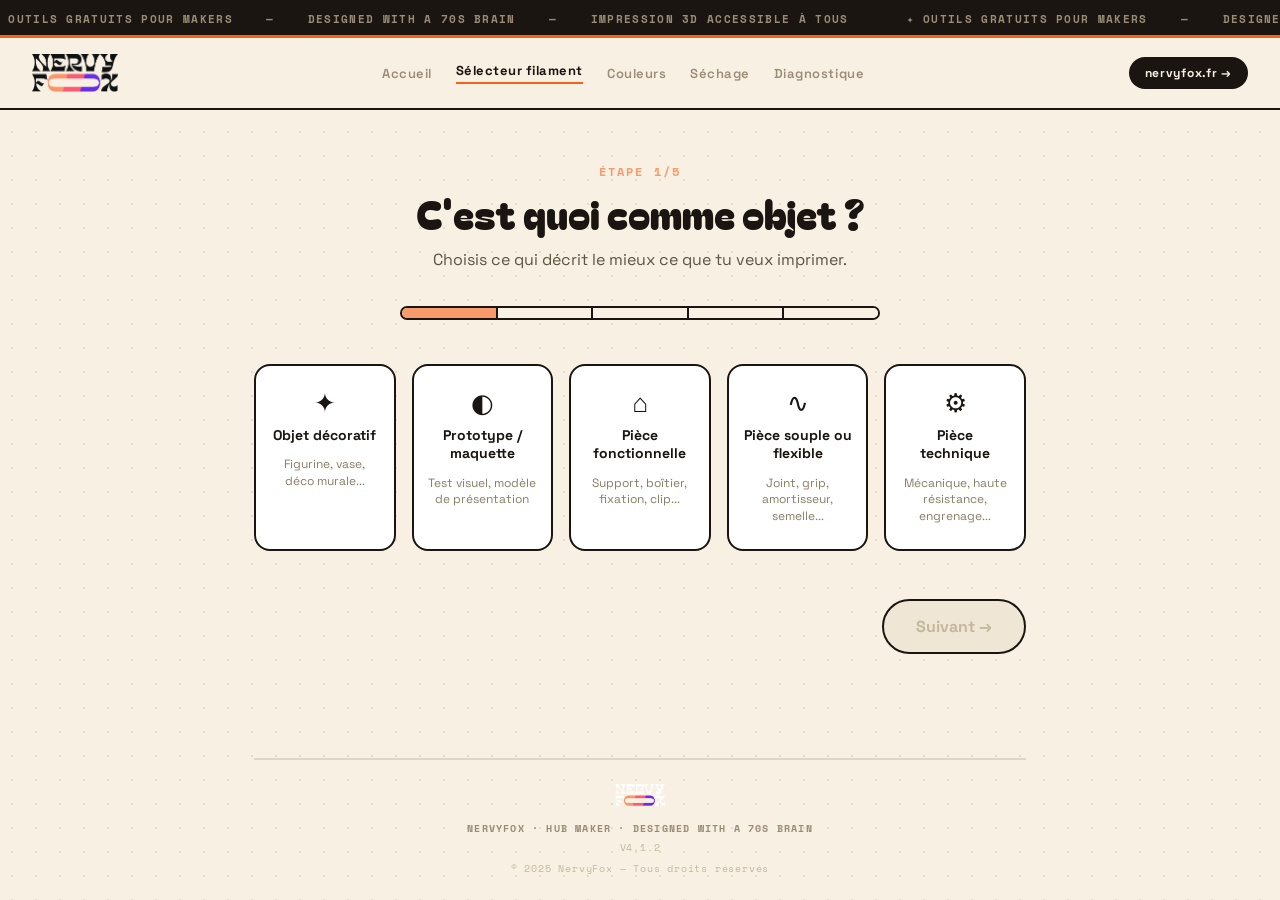
<file: selecteur/index.html>
<!DOCTYPE html>
<html lang="fr">
<head>
  <meta charset="UTF-8">
  <meta name="viewport" content="width=device-width, initial-scale=1.0">
  <title>NervyFox — Sélecteur de filament</title>
  <meta name="description" content="Trouve le bon filament 3D pour ton projet en 5 étapes. Guide gratuit par NervyFox.">
  <link rel="preconnect" href="https://fonts.googleapis.com">
  <link rel="preconnect" href="https://fonts.gstatic.com" crossorigin>
  <link href="https://fonts.googleapis.com/css2?family=Bagel+Fat+One&family=Space+Grotesk:wght@400;500;600;700&family=Space+Mono:wght@400;700&display=swap" rel="stylesheet">
  <link rel="stylesheet" href="/assets/styles.css">
  <style>
    /* === SÉLECTEUR UNIQUEMENT === */
    .wrap { padding: 56px 24px 40px; }

    /* Étapes */
    .step-head { text-align: center; margin-bottom: 36px; }
    .step-eyebrow { font: 700 12px/1 'Space Mono', monospace; letter-spacing: .18em; text-transform: uppercase; margin-bottom: 14px; }
    .step-title { font-family: 'Bagel Fat One', cursive; font-size: 40px; line-height: 1.08; margin-bottom: 14px; }
    .step-subtitle { font-size: 16px; color: var(--text-muted); max-width: 520px; margin: 0 auto; }

    /* Barre de progression */
    .progress { display: flex; max-width: 480px; margin: 0 auto 44px; height: 14px; border: var(--border); border-radius: var(--radius-pill); overflow: hidden; background: var(--bg); }
    .progress div { flex: 1; border-right: 2px solid var(--ink); }
    .progress div:last-child { border-right: none; }

    /* Animations navigation */
    @keyframes zoomIn  { from { opacity:0; transform:scale(.94); } to { opacity:1; transform:scale(1); } }
    @keyframes zoomOut { from { opacity:1; transform:scale(1);   } to { opacity:0; transform:scale(.94); } }
    .step-zoom-in  { animation: zoomIn  .22s ease forwards; }
    .step-zoom-out { animation: zoomOut .18s ease forwards; }

    /* Grilles */
    .grid { display: grid; gap: 16px; }
    .grid.cols-5 { grid-template-columns: repeat(5, 1fr); }
    .grid.cols-3 { grid-template-columns: repeat(3, 1fr); }
    .grid.cols-2 { grid-template-columns: repeat(2, 1fr); max-width: 600px; margin: 0 auto; }

    /* Cards */
    .card { position: relative; border: var(--border); border-radius: var(--radius-md); background: #fff; padding: 24px 14px; display: flex; flex-direction: column; align-items: center; gap: 10px; text-align: center; cursor: pointer; transition: transform .12s ease; }
    .card:hover { transform: translateY(-2px); }
    .card.selected { background: var(--selected-bg); box-shadow: var(--shadow-md); }
    .card.disabled { opacity: .4; cursor: not-allowed; }
    .card.disabled:hover { transform: none; }
    .card .icon { font-size: 26px; line-height: 1; }
    .card .label { font-weight: 700; font-size: 14px; line-height: 1.3; }
    .card .hint { font-size: 12px; color: var(--text-subtle); line-height: 1.4; margin-top: 2px; }
    .card .badge { position: absolute; top: -10px; right: -10px; width: 26px; height: 26px; border-radius: 50%; background: var(--orange); border: var(--border); display: flex; align-items: center; justify-content: center; font-weight: 700; font-size: 13px; color: var(--ink); }
    .card.large { padding: 28px 18px; border-radius: var(--radius-lg); }
    .card.large .label { font-size: 16px; }

    .constraint-helper { text-align: center; margin-bottom: 18px; font: 700 12px/1 'Space Mono', monospace; letter-spacing: .1em; text-transform: uppercase; color: var(--text-muted); }

    /* Bouton "aucune contrainte" — step 3 */
    .btn-none-wrap { max-width: 600px; margin: 20px auto 0; }
    .btn-none {
      display: flex; align-items: center; justify-content: center; gap: 10px;
      width: 100%; padding: 16px 24px;
      border: var(--border); border-radius: var(--radius-pill);
      background: #fff; cursor: pointer; font-family: inherit;
      font-weight: 700; font-size: 15px; color: var(--text-muted);
      transition: background .12s, color .12s, box-shadow .12s, transform .12s;
    }
    .btn-none:hover { background: var(--bg); color: var(--ink); transform: translateY(-1px); box-shadow: var(--shadow-sm); }
    .btn-none.active { background: var(--ink); color: var(--bg); box-shadow: var(--shadow-sm); }
    .btn-none .btn-none-icon { font-size: 18px; }

    /* Navigation */
    .step-nav { display: flex; justify-content: space-between; align-items: center; gap: 16px; margin-top: 48px; }
    .btn-back { display: inline-flex; align-items: center; gap: 8px; border: var(--border); border-radius: var(--radius-pill); padding: 14px 26px; font-weight: 700; font-size: 15px; cursor: pointer; background: #fff; font-family: inherit; }
    .btn-back:hover { background: var(--bg); }
    .btn-back.hidden { visibility: hidden; }
    .btn-next { display: inline-flex; align-items: center; gap: 9px; border: var(--border); border-radius: var(--radius-pill); padding: 15px 32px; font-weight: 700; font-size: 16px; cursor: pointer; font-family: inherit; background: #EFE6D6; color: var(--text-faint); }
    .btn-next.ok { background: var(--orange); color: var(--ink); box-shadow: var(--shadow-sm); }

    /* Résultat */
    .result-hero { background: var(--ink); color: var(--bg); border-radius: 24px; padding: 48px 40px; text-align: center; margin-bottom: 32px; }
    .result-eyebrow { font: 700 11px/1 'Space Mono', monospace; letter-spacing: .2em; text-transform: uppercase; color: var(--text-light); margin-bottom: 20px; }
    .result-name { font-family: 'Bagel Fat One', cursive; font-size: 72px; line-height: 1; margin-bottom: 8px; }
    .result-tagline { font-family: 'Bagel Fat One', cursive; font-size: 24px; opacity: .7; margin-bottom: 28px; }
    .result-desc { font-size: 16px; line-height: 1.65; max-width: 560px; margin: 0 auto; color: var(--text-faint); }

    .recap { display: flex; flex-wrap: wrap; gap: 8px; justify-content: center; margin-bottom: 32px; }
    .recap-tag { background: #fff; border: 2px solid var(--ink); border-radius: var(--radius-pill); padding: 6px 14px; font: 700 11px/1 'Space Mono', monospace; letter-spacing: .06em; text-transform: uppercase; }

    .strength-box { border: var(--border); border-radius: var(--radius-lg); background: #fff; padding: 28px 30px; max-width: 640px; margin: 0 auto 32px; box-shadow: var(--shadow-lg); }
    .strength-title { font-family: 'Bagel Fat One', cursive; font-size: 21px; margin-bottom: 20px; }
    .strength-row { display: flex; align-items: center; gap: 12px; margin-bottom: 12px; }
    .strength-row:last-child { margin-bottom: 0; }
    .strength-label { font: 700 12px/1 'Space Mono', monospace; letter-spacing: .06em; text-transform: uppercase; width: 130px; flex-shrink: 0; color: var(--text-muted); }
    .strength-bar-wrap { flex: 1; height: 10px; background: #F0E8D8; border-radius: var(--radius-pill); overflow: hidden; border: var(--border-light); }
    .strength-bar { height: 100%; border-radius: var(--radius-pill); transition: width .6s ease; }
    .strength-val { font: 700 12px/1 'Space Mono', monospace; width: 28px; text-align: right; }

    .alt-box { border: var(--border); border-radius: var(--radius-lg); background: #fff; padding: 28px 30px; max-width: 640px; margin: 0 auto 40px; text-align: left; box-shadow: var(--shadow-lg); }
    .alt-box-title { font-family: 'Bagel Fat One', cursive; font-size: 21px; margin-bottom: 16px; }
    .alt-row { display: flex; gap: 14px; align-items: flex-start; padding: 13px 0; border-bottom: var(--border-light); }
    .alt-row:last-child { border-bottom: none; }
    .alt-dot { flex: none; width: 14px; height: 14px; border-radius: 50%; border: 2px solid var(--ink); margin-top: 4px; }
    .alt-name { font-weight: 700; font-size: 15px; margin-bottom: 4px; }
    .alt-reason { font-size: 14px; line-height: 1.5; color: var(--text-muted); }

    .result-actions { text-align: center; margin-bottom: 40px; }
    .btn-cta { display: inline-flex; align-items: center; gap: 10px; background: var(--orange); color: var(--ink); border: var(--border); border-radius: var(--radius-pill); padding: 18px 38px; font-weight: 700; font-size: 18px; box-shadow: var(--shadow-md); text-decoration: none; margin-bottom: 24px; transition: transform .12s, box-shadow .12s; }
    .btn-cta:hover { transform: translate(-1px,-1px); box-shadow: 6px 6px 0 var(--ink); color: var(--ink); }
    .btn-restart { font: 700 12px/1 'Space Mono', monospace; letter-spacing: .08em; text-transform: uppercase; color: var(--text-muted); border-bottom: 2px solid var(--ink); padding-bottom: 3px; cursor: pointer; }

    @media (max-width: 640px) {
      .wrap { padding: 32px 16px; }
      .grid.cols-5 { grid-template-columns: repeat(2, 1fr); }
      .grid.cols-3 { grid-template-columns: repeat(2, 1fr); }
      .grid.cols-2 { grid-template-columns: 1fr; max-width: 100%; }
      .step-title { font-size: 28px; }
      .result-hero { padding: 32px 20px; border-radius: var(--radius-md); }
      .result-name { font-size: 52px; }
      .result-tagline { font-size: 18px; }
      .strength-label { width: 80px; font-size: 10px; }
      .strength-box, .alt-box { padding: 20px 16px; }
      .btn-back { padding: 12px 20px; font-size: 14px; }
      .btn-next { padding: 12px 24px; font-size: 14px; }
      .btn-cta { padding: 14px 24px; font-size: 16px; }
      .step-nav { margin-top: 32px; }
    }
  </style>
</head>
<body>

<div id="hub-header"></div>
<div class="wrap"><div id="app"></div></div>
<div id="hub-footer" style="max-width:820px;margin:0 auto;padding:0 24px;"></div>

<script src="/assets/components.js"></script>
<script src="/assets/data.js"></script>
<script>
/* ======================================================
   SÉLECTEUR — Logique UI uniquement
   Les données sont dans data.js
====================================================== */

renderHeader('selecteur');
renderFooter();

const STEP_META = {
  1: { eyebrow:"Étape 1/5", color:'#F89B6C', title:"C'est quoi comme objet ?",          subtitle:"Choisis ce qui décrit le mieux ce que tu veux imprimer." },
  2: { eyebrow:"Étape 2/5", color:'#F8556B', title:"Où sera-t-il utilisé ?",             subtitle:"L'environnement, c'est souvent ce qui décide tout." },
  3: { eyebrow:"Étape 3/5", color:'#5B22D6', title:"Quelles contraintes physiques ?",    subtitle:"Sélectionne tout ce qui s'applique à ton objet. (0 à 3 choix)" },
  4: { eyebrow:"Étape 4/5", color:'#F2641E', title:"Quel rendu tu veux ?",               subtitle:"La finition souhaitée peut affiner le choix du filament." },
  5: { eyebrow:"Étape 5/5", color:'#F89B6C', title:"T'en es où avec l'impression 3D ?", subtitle:"Ça nous aide à ne pas te proposer quelque chose de trop technique." }
};
const PROGRESS_COLORS = ['#F89B6C', '#F8556B', '#5B22D6', '#F2641E', '#F89B6C'];

/* --- État --- */
let state = { step:1, type:null, env:null, constraints:[], finition:null, level:null };
let isNavigating = false;

function resetState() {
  state = { step:1, type:null, env:null, constraints:[], finition:null, level:null };
}

function canProceed() {
  const { step, type, env, finition, level } = state;
  if (step === 1) return !!type;
  if (step === 2) return !!env;
  if (step === 3) return true; // optionnel
  if (step === 4) return !!finition;
  if (step === 5) return !!level;
  return true;
}

/* --- Actions --- */
function sel(key, val)        { state[key] = val; render(); }
function toggleConstraint(id) {
  const i = state.constraints.indexOf(id);
  if (i > -1) state.constraints.splice(i, 1);
  else if (state.constraints.length < 3) state.constraints.push(id);
  render();
}
function skipConstraints() {
  state.constraints = [];
  navigate(4);
}

function navigate(newStep) {
  const wrapper = document.querySelector('#app > div');
  if (!wrapper) { state.step = newStep; render(); return; }
  wrapper.classList.add('step-zoom-out');
  setTimeout(() => {
    state.step = newStep;
    isNavigating = true;
    render();
    isNavigating = false;
    window.scrollTo({ top: 0, behavior: 'smooth' });
  }, 180);
}

function next()    { if (canProceed()) navigate(Math.min(6, state.step + 1)); }
function back()    { navigate(Math.max(1, state.step - 1)); }
function restart() { resetState(); isNavigating = true; render(); isNavigating = false; }

/* --- Helpers HTML --- */
function cardHtml(o, selected, onclick, disabled = false) {
  return `<div class="card ${selected ? 'selected' : ''} ${disabled ? 'disabled' : ''}"
    ${onclick && !disabled ? `onclick="${onclick}"` : ''}>
    ${selected ? '<div class="badge">✓</div>' : ''}
    <div class="icon">${o.icon}</div>
    <div class="label">${o.label}</div>
    ${o.hint ? `<div class="hint">${o.hint}</div>` : ''}
  </div>`;
}

function largeCardHtml(o, selected, onclick) {
  return `<div class="card large ${selected ? 'selected' : ''}" onclick="${onclick}">
    ${selected ? '<div class="badge">✓</div>' : ''}
    <div class="label">${o.label}</div>
    <div class="hint">${o.hint}</div>
  </div>`;
}

function strengthBarsHtml(scores, color) {
  return Object.entries(scores).map(([k, v]) => `
    <div class="strength-row">
      <div class="strength-label">${SCORE_LABELS[k]}</div>
      <div class="strength-bar-wrap"><div class="strength-bar" style="width:${v/5*100}%;background:${color};"></div></div>
      <div class="strength-val">${v}/5</div>
    </div>`).join('');
}

function recapHtml() {
  const { type, env, constraints, finition, level } = state;
  const tags = [
    Q_TYPE.find(d => d.id === type)?.label,
    Q_ENV.find(d => d.id === env)?.label,
    ...constraints.map(c => Q_CONSTRAINTS.find(d => d.id === c)?.label),
    Q_FINISH.find(d => d.id === finition)?.label,
    Q_LEVEL.find(d => d.id === level)?.label,
  ].filter(Boolean);
  return tags.map(t => `<span class="recap-tag">${t}</span>`).join('');
}

/* --- Rendu --- */
function render() {
  const app = document.getElementById('app');
  const { step, type, env, constraints, finition, level } = state;
  const anim = isNavigating ? 'step-zoom-in' : '';

  /* RÉSULTAT */
  if (step === 6) {
    const key    = decideFilament(type, env, constraints, finition, level);
    const f      = FILAMENTS[key];
    const barCol = key === 'ASA' ? '#F2641E' : f.color;
    const others = ALL_FILAMENTS.filter(k => k !== key);

    app.innerHTML = `<div class="${anim}">
      <div class="recap">${recapHtml()}</div>
      <div class="result-hero" style="border:2.5px solid ${f.color};box-shadow:8px 8px 0 ${f.color};">
        <div class="result-eyebrow">Ton filament idéal</div>
        <div class="result-name" style="color:${f.color};">${key}</div>
        <div class="result-tagline">C'est le filament qu'il te faut.</div>
        <div class="result-desc">${f.core}</div>
      </div>
      <div class="strength-box">
        <div class="strength-title">Ses points forts</div>
        ${strengthBarsHtml(f.scores, barCol)}
      </div>
      <div class="alt-box">
        <div class="alt-box-title">Pourquoi pas les autres ?</div>
        ${others.map(k => {
          const o = FILAMENTS[k];
          return `<div class="alt-row">
            <span class="alt-dot" style="background:${o.color};"></span>
            <div><div class="alt-name">${k}</div><div class="alt-reason">${o.whyNot}</div></div>
          </div>`;
        }).join('')}
      </div>
      <div class="result-actions">
        <a class="btn-cta" href="${f.affiliateLink || '#'}"
          target="${f.affiliateLink ? '_blank' : '_self'}" rel="noopener"
          ${f.affiliateLink ? '' : 'onclick="return false;"'}>
          Voir le filament recommandé →
        </a>
        <div><span class="btn-restart" onclick="restart()">↺ Refaire le test</span></div>
      </div>
    </div>`;
    return;
  }

  /* ÉTAPES */
  const meta  = STEP_META[step];
  const ok    = canProceed();
  const pbar  = PROGRESS_COLORS.map((c, i) =>
    `<div style="background:${step >= i+1 ? c : 'var(--bg)'};"></div>`).join('');

  let content = '';
  if (step === 1) {
    content = `<div class="grid cols-5">${Q_TYPE.map(o => cardHtml(o, type === o.id, `sel('type','${o.id}')`)).join('')}</div>`;
  } else if (step === 2) {
    content = `<div class="grid cols-3">${Q_ENV.map(o => cardHtml(o, env === o.id, `sel('env','${o.id}')`)).join('')}</div>`;
  } else if (step === 3) {
    const atMax = constraints.length >= 3;
    const hasConstraints = constraints.length > 0;
    content = `
      <div class="constraint-helper">${hasConstraints
        ? `${constraints.length}/3 sélectionnée${constraints.length > 1 ? 's' : ''}`
        : 'Sélectionne jusqu\'à 3 contraintes, ou passe directement.'
      }</div>
      <div class="grid cols-2">${Q_CONSTRAINTS.map(o => {
        const sel = constraints.includes(o.id);
        return cardHtml(o, sel, `toggleConstraint('${o.id}')`, !sel && atMax);
      }).join('')}</div>
      <div class="btn-none-wrap">
        <button class="btn-none ${!hasConstraints ? 'active' : ''}" onclick="skipConstraints()">
          <span class="btn-none-icon">○</span>
          Aucune contrainte physique — passer à l'étape suivante
        </button>
      </div>`;
  } else if (step === 4) {
    content = `<div class="grid cols-2">${Q_FINISH.map(o => cardHtml(o, finition === o.id, `sel('finition','${o.id}')`)).join('')}</div>`;
  } else if (step === 5) {
    content = `<div class="grid cols-3">${Q_LEVEL.map(o => largeCardHtml(o, level === o.id, `sel('level','${o.id}')`)).join('')}</div>`;
  }

  app.innerHTML = `<div class="${anim}">
    <div class="step-head">
      <div class="step-eyebrow" style="color:${meta.color};">${meta.eyebrow}</div>
      <div class="step-title">${meta.title}</div>
      <div class="step-subtitle">${meta.subtitle}</div>
    </div>
    <div class="progress">${pbar}</div>
    ${content}
    <div class="step-nav">
      <div class="btn-back ${step === 1 ? 'hidden' : ''}" onclick="back()">← Retour</div>
      <div class="btn-next ${ok ? 'ok' : ''}" onclick="next()">
        ${step === 5 ? 'Voir mon résultat →' : 'Suivant →'}
      </div>
    </div>
  </div>`;
}

render();
</script>
</body>
</html>
</file>
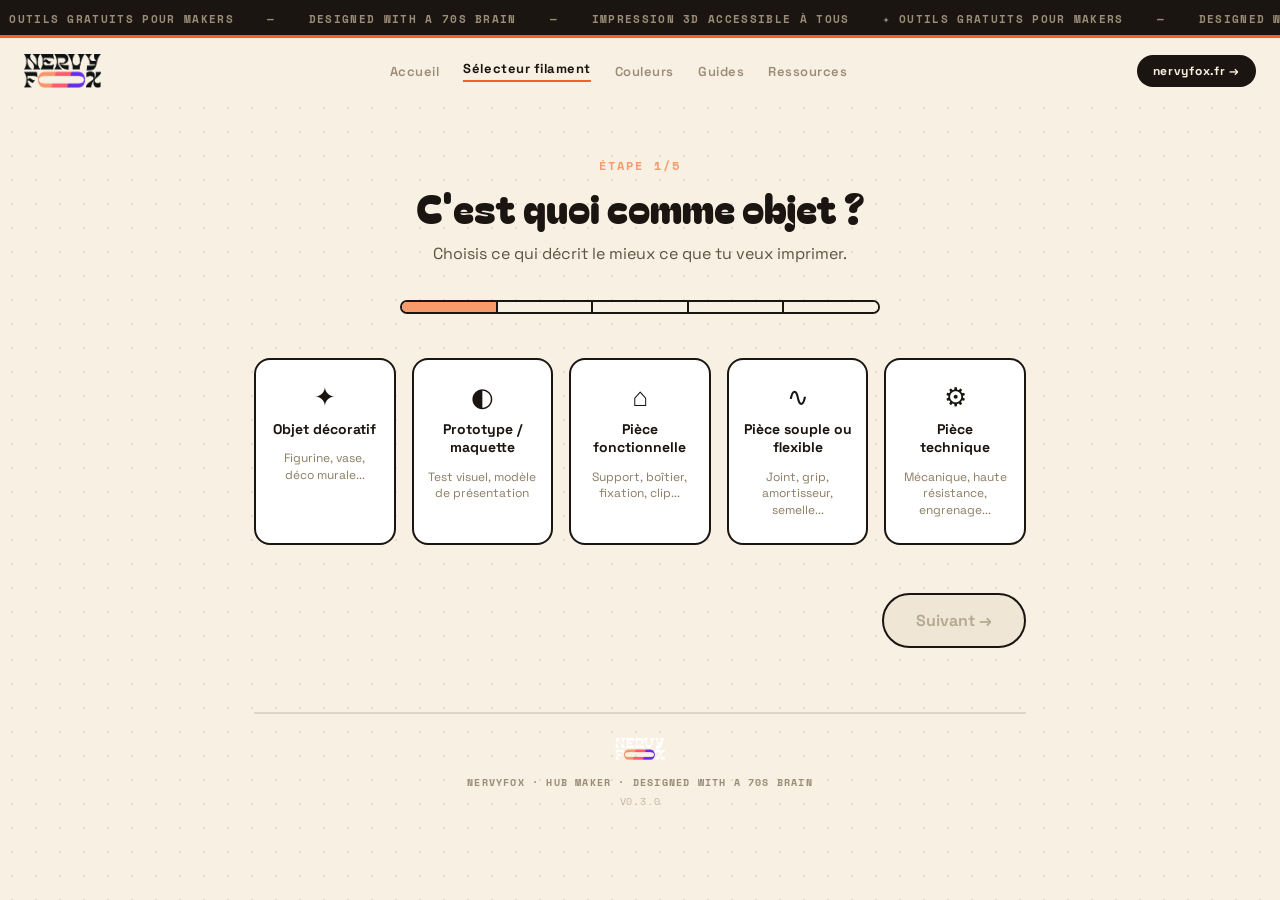
<file: selecteur.html>
<!DOCTYPE html>
<html lang="fr">
<head>
<meta charset="UTF-8">
<meta name="viewport" content="width=device-width, initial-scale=1.0">
<title>NervyFox — Sélecteur de filament</title>
<meta name="description" content="Trouve le bon filament 3D pour ton projet en 5 étapes. Guide gratuit par NervyFox.">
<link rel="preconnect" href="https://fonts.googleapis.com">
<link rel="preconnect" href="https://fonts.gstatic.com" crossorigin>
<link href="https://fonts.googleapis.com/css2?family=Bagel+Fat+One&family=Space+Grotesk:wght@400;500;600;700&family=Space+Mono:wght@400;700&display=swap" rel="stylesheet">
<style>
  :root{
    --bg:#F8F0E3;
    --orange:#F2641E;
    --violet:#5B22D6;
    --rose:#F8556B;
    --orange-doux:#F89B6C;
    --ink:#1A1510;
    --selected-bg:#FBE6D8;
  }
  *{box-sizing:border-box}
  html,body{margin:0;padding:0}
  body{
    min-height:100vh;
    background-color:var(--bg);
    background-image:radial-gradient(rgba(26,21,16,.10) 1.4px,transparent 1.4px);
    background-size:24px 24px;
    font-family:'Space Grotesk',sans-serif;
    color:var(--ink);
  }
  a{color:var(--orange)}
  a:hover{color:var(--ink)}
  .wrap{max-width:820px;margin:0 auto;padding:56px 24px 40px;}

  /* HEADER */
  .ticker-wrap{background:var(--ink);padding:7px 0;white-space:nowrap;overflow:hidden;}
  .ticker{display:inline-block;font:700 11px/1 'Space Mono',monospace;letter-spacing:.12em;color:#9A8C76;}
  .orange-bar{background:var(--orange);height:3px;}
  .masthead{display:flex;align-items:center;justify-content:space-between;gap:16px;padding:16px 24px;background:var(--bg);}
  .masthead-logo{height:34px;width:auto;display:block;cursor:pointer;}
  .masthead nav{display:flex;align-items:center;gap:24px;}
  .masthead nav a{font-size:13px;font-weight:600;color:#9A8C76;letter-spacing:.04em;text-decoration:none;cursor:pointer;white-space:nowrap;}
  .masthead nav a.active{font-weight:700;color:var(--ink);border-bottom:2.5px solid var(--orange);padding-bottom:3px;}
  .masthead nav a:hover{color:var(--ink);}
  .masthead .cta-site{background:var(--ink);color:var(--bg);font-size:12px;font-weight:700;padding:8px 16px;border-radius:999px;letter-spacing:.06em;text-decoration:none;white-space:nowrap;}
  .masthead .cta-site:hover{background:#333;}

  /* BURGER */
  .burger{display:none;flex-direction:column;gap:5px;cursor:pointer;padding:4px;background:none;border:none;}
  .burger span{display:block;width:22px;height:2.5px;background:var(--ink);border-radius:2px;transition:all .2s ease;}
  .burger.open span:nth-child(1){transform:translateY(7.5px) rotate(45deg);}
  .burger.open span:nth-child(2){opacity:0;}
  .burger.open span:nth-child(3){transform:translateY(-7.5px) rotate(-45deg);}

  /* MENU MOBILE */
  .mobile-menu{
    display:none;position:fixed;top:0;left:0;right:0;bottom:0;
    background:var(--ink);z-index:100;
    flex-direction:column;align-items:center;justify-content:center;gap:8px;
  }
  .mobile-menu.open{display:flex;}
  .mobile-menu a{
    font-family:'Bagel Fat One',cursive;font-size:32px;color:var(--bg);
    text-decoration:none;padding:12px 24px;border-radius:12px;
    transition:background .15s;
  }
  .mobile-menu a:hover{background:rgba(255,255,255,.08);}
  .mobile-menu a.active{color:var(--orange);}
  .mobile-menu-close{
    position:absolute;top:20px;right:24px;
    background:none;border:none;cursor:pointer;
    font-size:28px;color:var(--bg);line-height:1;
  }
  .mobile-menu-logo{height:28px;margin-bottom:32px;opacity:.4;}

  /* ÉTAPES */
  .step-head{text-align:center;margin-bottom:36px;}
  .eyebrow{font:700 12px/1 'Space Mono',monospace;letter-spacing:.18em;text-transform:uppercase;margin-bottom:14px;}
  .title{font-family:'Bagel Fat One',cursive;font-size:40px;line-height:1.08;margin-bottom:14px;}
  .subtitle{font-size:16px;color:#5C5343;max-width:520px;margin:0 auto;}

  .progress{display:flex;max-width:480px;margin:0 auto 44px;height:14px;border:2.5px solid var(--ink);border-radius:999px;overflow:hidden;background:var(--bg);}
  .progress div{flex:1;border-right:2px solid var(--ink);}
  .progress div:last-child{border-right:none;}

  /* ANIMATION — zoom out/in sur navigation uniquement */
  @keyframes zoomIn {
    from { opacity:0; transform:scale(.94); }
    to   { opacity:1; transform:scale(1); }
  }
  @keyframes zoomOut {
    from { opacity:1; transform:scale(1); }
    to   { opacity:0; transform:scale(.94); }
  }
  .step-zoom-in  { animation: zoomIn  .22s ease forwards; }
  .step-zoom-out { animation: zoomOut .18s ease forwards; }

  /* CARDS */
  .grid{display:grid;gap:16px;}
  .grid.cols-5{grid-template-columns:repeat(5,1fr);}
  .grid.cols-3{grid-template-columns:repeat(3,1fr);}
  .grid.cols-2{grid-template-columns:repeat(2,1fr);max-width:600px;margin:0 auto;}
  .card{position:relative;border:2.5px solid var(--ink);border-radius:16px;background:#fff;padding:24px 14px;display:flex;flex-direction:column;align-items:center;gap:10px;text-align:center;cursor:pointer;transition:transform .12s ease;}
  .card:hover{transform:translateY(-2px);}
  .card.selected{background:var(--selected-bg);box-shadow:5px 5px 0 var(--ink);}
  .card.disabled{opacity:.4;cursor:not-allowed;}
  .card.disabled:hover{transform:none;}
  .card .icon{font-size:26px;line-height:1;}
  .card .label{font-weight:700;font-size:14px;line-height:1.3;}
  .card .hint{font-size:12px;color:#8A7C64;line-height:1.4;margin-top:2px;}
  .card .badge{position:absolute;top:-10px;right:-10px;width:26px;height:26px;border-radius:50%;background:var(--orange);border:2.5px solid var(--ink);display:flex;align-items:center;justify-content:center;font-weight:700;font-size:13px;color:var(--ink);}
  .card.large{padding:28px 18px;border-radius:18px;gap:10px;}
  .card.large .label{font-size:16px;}
  .constraint-helper{text-align:center;margin-bottom:18px;font:700 12px/1 'Space Mono',monospace;letter-spacing:.1em;text-transform:uppercase;color:#5C5343;}

  /* NAV */
  .nav{display:flex;justify-content:space-between;align-items:center;gap:16px;margin-top:48px;}
  .btn-back{display:inline-flex;align-items:center;gap:8px;border:2.5px solid var(--ink);border-radius:999px;padding:14px 26px;font-weight:700;font-size:15px;cursor:pointer;background:#fff;font-family:inherit;}
  .btn-back:hover{background:var(--bg);}
  .btn-back.hidden{visibility:hidden;}
  .btn-next{display:inline-flex;align-items:center;gap:9px;border:2.5px solid var(--ink);border-radius:999px;padding:15px 32px;font-weight:700;font-size:16px;cursor:pointer;font-family:inherit;background:#EFE6D6;color:#B7AA92;box-shadow:none;}
  .btn-next.ok{background:var(--orange);color:var(--ink);box-shadow:4px 4px 0 var(--ink);}

  /* RÉSULTAT — hero banner */
  .result-hero{
    background:var(--ink);color:var(--bg);
    border-radius:24px;padding:48px 40px;
    text-align:center;margin-bottom:32px;
    border:2.5px solid var(--ink);
  }
  .result-hero-eyebrow{font:700 11px/1 'Space Mono',monospace;letter-spacing:.2em;text-transform:uppercase;color:#9A8C76;margin-bottom:20px;}
  .result-hero-name{font-family:'Bagel Fat One',cursive;font-size:72px;line-height:1;margin-bottom:8px;}
  .result-hero-tagline{font-family:'Bagel Fat One',cursive;font-size:24px;opacity:.7;margin-bottom:28px;}
  .result-hero-desc{font-size:16px;line-height:1.65;max-width:560px;margin:0 auto;color:#C4B89A;}

  /* RÉCAPITULATIF */
  .recap{
    display:flex;flex-wrap:wrap;gap:8px;justify-content:center;
    margin-bottom:32px;
  }
  .recap-tag{
    background:#fff;border:2px solid var(--ink);border-radius:999px;
    padding:6px 14px;font:700 11px/1 'Space Mono',monospace;
    letter-spacing:.06em;text-transform:uppercase;color:var(--ink);
  }

  /* BARRES DE FORCE */
  .strength-box{border:2.5px solid var(--ink);border-radius:20px;background:#fff;padding:28px 30px;max-width:640px;margin:0 auto 32px;box-shadow:6px 6px 0 rgba(26,21,16,.12);}
  .strength-title{font-family:'Bagel Fat One',cursive;font-size:21px;margin-bottom:20px;}
  .strength-row{display:flex;align-items:center;gap:12px;margin-bottom:12px;}
  .strength-row:last-child{margin-bottom:0;}
  .strength-label{font:700 12px/1 'Space Mono',monospace;letter-spacing:.06em;text-transform:uppercase;width:130px;flex-shrink:0;color:#5C5343;}
  .strength-bar-wrap{flex:1;height:10px;background:#F0E8D8;border-radius:999px;overflow:hidden;border:1.5px solid rgba(26,21,16,.12);}
  .strength-bar{height:100%;border-radius:999px;transition:width .6s ease;}
  .strength-val{font:700 12px/1 'Space Mono',monospace;width:28px;text-align:right;color:var(--ink);}

  /* ALT BOX */
  .alt-box{border:2.5px solid var(--ink);border-radius:20px;background:#fff;padding:28px 30px;max-width:640px;margin:0 auto 40px;text-align:left;box-shadow:6px 6px 0 rgba(26,21,16,.12);}
  .alt-box-title{font-family:'Bagel Fat One',cursive;font-size:21px;margin-bottom:16px;}
  .alt-row{display:flex;gap:14px;align-items:flex-start;padding:13px 0;border-bottom:1.5px solid rgba(26,21,16,.12);}
  .alt-row:last-child{border-bottom:none;}
  .alt-dot{flex:none;width:14px;height:14px;border-radius:50%;border:2px solid var(--ink);margin-top:4px;}
  .alt-name{font-weight:700;font-size:15px;margin-bottom:4px;}
  .alt-reason{font-size:14px;line-height:1.5;color:#5C5343;}

  .result-actions{text-align:center;margin-bottom:40px;}
  .cta{display:inline-flex;align-items:center;gap:10px;background:var(--orange);color:var(--ink);border:2.5px solid var(--ink);border-radius:999px;padding:18px 38px;font-weight:700;font-size:18px;box-shadow:5px 5px 0 var(--ink);cursor:pointer;margin-bottom:24px;text-decoration:none;transition:transform .12s ease, box-shadow .12s ease;}
  .cta:hover{transform:translate(-1px,-1px);box-shadow:6px 6px 0 var(--ink);}
  .restart{font:700 12px/1 'Space Mono',monospace;letter-spacing:.08em;text-transform:uppercase;color:#5C5343;border-bottom:2px solid var(--ink);padding-bottom:3px;cursor:pointer;}

  /* FOOTER */
  .footer{text-align:center;margin-top:64px;padding-top:24px;border-top:2px solid rgba(26,21,16,.12);}
  .footer img{height:22px;width:auto;margin-bottom:10px;display:inline-block;}
  .footer .tag{font:700 10px/1.5 'Space Mono',monospace;letter-spacing:.12em;text-transform:uppercase;color:#9A8C76;}
  .footer .version{font:400 10px/1.5 'Space Mono',monospace;letter-spacing:.08em;color:#C4B89A;margin-top:4px;}

  @media(max-width:640px){
    .masthead{padding:14px 20px;}
    .masthead nav, .masthead .cta-site{display:none;}
    .burger{display:flex;}
    .wrap{padding:32px 16px 32px;}
    .grid.cols-5{grid-template-columns:repeat(2,1fr);}
    .grid.cols-3{grid-template-columns:repeat(2,1fr);}
    .grid.cols-2{grid-template-columns:1fr;max-width:100%;}
    .title{font-size:28px;}
    .subtitle{font-size:14px;}
    .result-hero{padding:32px 20px;border-radius:16px;}
    .result-hero-name{font-size:52px;}
    .result-hero-tagline{font-size:18px;}
    .result-hero-desc{font-size:14px;}
    .strength-label{width:80px;font-size:10px;}
    .strength-box{padding:20px 16px;}
    .alt-box{padding:20px 16px;}
    .btn-back{padding:12px 20px;font-size:14px;}
    .btn-next{padding:12px 24px;font-size:14px;}
    .cta{padding:14px 24px;font-size:16px;}
    .recap{gap:6px;}
    .recap-tag{font-size:9px;padding:5px 10px;}
    .result-hero-eyebrow{font-size:9px;}
    .nav{margin-top:32px;}
  }
</style>
</head>
<body>

<div class="ticker-wrap">
  <span class="ticker" id="ticker">
    &nbsp;&nbsp;&nbsp;✦ OUTILS GRATUITS POUR MAKERS &nbsp;&nbsp;&nbsp;—&nbsp;&nbsp;&nbsp; DESIGNED WITH A 70S BRAIN &nbsp;&nbsp;&nbsp;—&nbsp;&nbsp;&nbsp; IMPRESSION 3D ACCESSIBLE À TOUS &nbsp;&nbsp;&nbsp;✦ OUTILS GRATUITS POUR MAKERS &nbsp;&nbsp;&nbsp;—&nbsp;&nbsp;&nbsp; DESIGNED WITH A 70S BRAIN &nbsp;&nbsp;&nbsp;—&nbsp;&nbsp;&nbsp; IMPRESSION 3D ACCESSIBLE À TOUS &nbsp;&nbsp;&nbsp;
  </span>
</div>
<div class="orange-bar"></div>
<div class="masthead">
  <a href="/"><img class="masthead-logo" src="assets/logo-wordmark.png" alt="NervyFox"></a>
  <nav>
    <a href="/">Accueil</a>
    <a href="/selecteur.html" class="active">Sélecteur filament</a>
    <a href="#">Couleurs</a>
    <a href="#">Guides</a>
    <a href="#">Ressources</a>
  </nav>
  <a href="https://nervyfox.fr" target="_blank" class="cta-site">nervyfox.fr →</a>
  <button class="burger" id="burger" onclick="toggleMenu()" aria-label="Menu">
    <span></span><span></span><span></span>
  </button>
</div>

<!-- MENU MOBILE -->
<div class="mobile-menu" id="mobile-menu">
  <button class="mobile-menu-close" onclick="toggleMenu()">✕</button>
  <img class="mobile-menu-logo" src="assets/logo-wordmark.png" alt="NervyFox">
  <a href="/" onclick="toggleMenu()">Accueil</a>
  <a href="/selecteur.html" class="active" onclick="toggleMenu()">Sélecteur filament</a>
  <a href="#" onclick="toggleMenu()">Couleurs</a>
  <a href="#" onclick="toggleMenu()">Guides</a>
  <a href="#" onclick="toggleMenu()">Ressources</a>
  <a href="https://nervyfox.fr" target="_blank" onclick="toggleMenu()" style="font-size:18px;color:var(--orange);margin-top:16px;">nervyfox.fr →</a>
</div>

<div class="wrap">
  <div id="app"></div>
</div>

<script>
/* ======================================================
   DONNÉES
====================================================== */

const VERSION = 'V0.3.0';

const stepMeta = {
  1: { eyebrow:"Étape 1/5", color:'#F89B6C', title:"C'est quoi comme objet ?",          subtitle:"Choisis ce qui décrit le mieux ce que tu veux imprimer." },
  2: { eyebrow:"Étape 2/5", color:'#F8556B', title:"Où sera-t-il utilisé ?",             subtitle:"L'environnement, c'est souvent ce qui décide tout." },
  3: { eyebrow:"Étape 3/5", color:'#5B22D6', title:"Quelles contraintes physiques ?",    subtitle:"Sélectionne tout ce qui s'applique à ton objet. (0 à 3 choix)" },
  4: { eyebrow:"Étape 4/5", color:'#F2641E', title:"Quel rendu tu veux ?",               subtitle:"La finition souhaitée peut affiner le choix du filament." },
  5: { eyebrow:"Étape 5/5", color:'#F89B6C', title:"T'en es où avec l'impression 3D ?", subtitle:"Ça nous aide à ne pas te proposer quelque chose de trop technique." }
};

const typeDefs = [
  { id:'deco',  label:"Objet décoratif",         icon:'✦', hint:"Figurine, vase, déco murale..." },
  { id:'proto', label:"Prototype / maquette",     icon:'◐', hint:"Test visuel, modèle de présentation" },
  { id:'func',  label:"Pièce fonctionnelle",      icon:'⌂', hint:"Support, boîtier, fixation, clip..." },
  { id:'flex',  label:"Pièce souple ou flexible", icon:'∿', hint:"Joint, grip, amortisseur, semelle..." },
  { id:'tech',  label:"Pièce technique",          icon:'⚙', hint:"Mécanique, haute résistance, engrenage..." },
];

const envDefs = [
  { id:'int',  label:"Intérieur uniquement", icon:'⌂', hint:"Bureau, salon, atelier..." },
  { id:'ext',  label:"Extérieur",            icon:'☀', hint:"Pluie, soleil, variations de temp." },
  { id:'both', label:"Les deux",             icon:'⟳', hint:"Parfois dehors, parfois dedans" },
];

const constraintDefs = [
  { id:'heat',  label:"Exposé à la chaleur",        icon:'♨', hint:">50°C — voiture, cuisine, lampe..." },
  { id:'water', label:"Contact avec l'eau",          icon:'≈', hint:"Humidité prolongée ou immersion" },
  { id:'shock', label:"Chocs ou poids à supporter", icon:'⚡', hint:"Résistance mécanique importante" },
  { id:'uv',    label:"Soleil direct / UV",          icon:'☀', hint:"Exposition prolongée au soleil" },
];

const finitionDefs = [
  { id:'none',        label:"Peu importe",              icon:'—', hint:"C'est purement fonctionnel" },
  { id:'smooth',      label:"Surface lisse et propre",  icon:'◎', hint:"Visible, esthétique" },
  { id:'detail',      label:"Détails fins et précis",   icon:'⬡', hint:"Petits éléments, textes, relief" },
  { id:'transparent', label:"Transparent ou translucide", icon:'◐', hint:"Laisser passer la lumière" },
];

const levelDefs = [
  { id:'total', label:"Débutant complet",                 hint:"Je n'ai jamais lancé une impression." },
  { id:'some',  label:"Quelques impressions déjà faites", hint:"Je connais les bases, sans plus." },
  { id:'exp',   label:"Expérimenté",                      hint:"Je règle ma machine moi-même." },
];

const filamentData = {
  PLA:  {
    color:'#F2641E', text:'#1A1510', affiliateLink:'',
    scores:{ facilite:5, resistance:2, chaleur:1, eau:2, finition:5, cout:5 },
    core:"Le PLA est le filament idéal pour commencer : facile à imprimer, belle finition, pas de warping. Parfait pour tout ce qui ne subit pas de chaleur ni d'humidité.",
    whyNot:"Très simple à utiliser et joli à imprimer, mais il ramollit dès 60°C, n'aime pas l'humidité prolongée, et se dégrade aux UV. À éviter à l'extérieur."
  },
  PETG: {
    color:'#5B22D6', text:'#F8F0E3', affiliateLink:'',
    scores:{ facilite:4, resistance:4, chaleur:3, eau:4, finition:4, cout:4 },
    core:"Le PETG est le filament polyvalent par excellence : presque aussi simple à imprimer que le PLA, mais bien plus résistant à l'humidité, aux chocs et aux températures modérées (jusqu'à ~80°C).",
    whyNot:"Très bon compromis solidité/facilité, mais se dégrade sous les UV intenses sur le long terme et ne tient pas aux très hautes températures (>80°C)."
  },
  ABS:  {
    color:'#F8556B', text:'#1A1510', affiliateLink:'',
    scores:{ facilite:2, resistance:4, chaleur:4, eau:3, finition:3, cout:4 },
    core:"L'ABS résiste bien à la chaleur (jusqu'à ~100°C) et aux chocs mécaniques. Un vrai filament technique, mais qui demande une imprimante fermée et un peu d'expérience.",
    whyNot:"Costaud et résistant à la chaleur, mais il se déforme souvent en imprimant (warping), dégage des vapeurs, et demande une imprimante fermée. Déconseillé aux débutants."
  },
  ASA:  {
    color:'#1A1510', text:'#F8F0E3', affiliateLink:'',
    scores:{ facilite:2, resistance:4, chaleur:4, eau:4, finition:3, cout:3 },
    core:"L'ASA combine les qualités de l'ABS avec une excellente résistance aux UV et aux intempéries. C'est LE choix pour l'extérieur exposé au soleil ou à la chaleur intense.",
    whyNot:"Champion de l'extérieur et des UV, mais plus cher, plus technique à imprimer que le PETG, et inutile pour un simple usage intérieur."
  },
  TPU:  {
    color:'#F89B6C', text:'#1A1510', affiliateLink:'',
    scores:{ facilite:2, resistance:3, chaleur:2, eau:3, finition:3, cout:3 },
    core:"Le TPU est le filament souple par excellence : il plie, s'étire, et revient à sa forme sans casser. Indispensable pour tout ce qui doit absorber les chocs ou rester flexible.",
    whyNot:"Parfait pour la souplesse, mais totalement inadapté si ta pièce doit rester rigide. Peut aussi être capricieux à imprimer (impression lente conseillée)."
  }
};

const allFilaments = ['PLA','PETG','ABS','ASA','TPU'];

/* ======================================================
   ARBRE DE DÉCISION
====================================================== */

function decide(type, env, constraints, finition, level) {
  const heat    = constraints.includes('heat');
  const water   = constraints.includes('water');
  const shock   = constraints.includes('shock');
  const flex    = constraints.includes('flex') || type === 'flex';
  const uv      = constraints.includes('uv');
  const outdoor = env === 'ext' || env === 'both';
  const expert  = level === 'exp';

  if (flex) return 'TPU';
  if (heat) {
    if (outdoor || uv) return 'ASA';
    if (expert) return 'ABS';
    return 'PETG';
  }
  if (outdoor) {
    if (uv) return 'ASA';
    return 'PETG';
  }
  if (water) return 'PETG';
  if (type === 'deco' || type === 'proto') return 'PLA';
  if (type === 'tech') {
    if (expert) return 'ABS';
    return 'PETG';
  }
  if (shock) return 'PETG';
  if (finition === 'transparent') return 'PETG';
  return 'PLA';
}

/* ======================================================
   RÉCAP CHOIX
====================================================== */

function buildRecapTags(type, env, constraints, finition, level) {
  const typeLabel   = typeDefs.find(d=>d.id===type)?.label || '';
  const envLabel    = envDefs.find(d=>d.id===env)?.label || '';
  const cLabels     = constraints.map(c => constraintDefs.find(d=>d.id===c)?.label || '');
  const finLabel    = finitionDefs.find(d=>d.id===finition)?.label || '';
  const levelLabel  = levelDefs.find(d=>d.id===level)?.label || '';
  const tags = [typeLabel, envLabel, ...cLabels, finLabel, levelLabel].filter(Boolean);
  return tags.map(t => `<span class="recap-tag">${t}</span>`).join('');
}

/* ======================================================
   ÉTAT
====================================================== */

let state = { step:1, type:null, env:null, constraints:[], finition:null, level:null };
let isNavigating = false;

function canProceed() {
  const { step, type, env, constraints, finition, level } = state;
  if (step===1) return !!type;
  if (step===2) return !!env;
  if (step===3) return true;
  if (step===4) return !!finition;
  if (step===5) return !!level;
  return true;
}

/* ======================================================
   ACTIONS
====================================================== */

function sel(key, val) { state[key] = val; render(); }
function toggleConstraint(id) {
  const has = state.constraints.includes(id);
  if (has) state.constraints = state.constraints.filter(c => c !== id);
  else if (state.constraints.length < 3) state.constraints = [...state.constraints, id];
  render();
}
function navigate(newStep) {
  const app = document.getElementById('app');
  const wrapper = app.firstElementChild;
  if (!wrapper) { state.step = newStep; render(); return; }
  // Zoom out sur le contenu actuel
  wrapper.classList.add('step-zoom-out');
  setTimeout(function(){
    state.step = newStep;
    isNavigating = true;
    render();
    isNavigating = false;
    window.scrollTo({top:0,behavior:'smooth'});
  }, 180);
}
function next() {
  if (!canProceed()) return;
  navigate(Math.min(6, state.step + 1));
}
function back() {
  navigate(Math.max(1, state.step - 1));
}
function restart() {
  state = { step:1, type:null, env:null, constraints:[], finition:null, level:null };
  isNavigating = true;
  render();
  isNavigating = false;
}

/* ======================================================
   RENDU
====================================================== */

function cardHtml(o, selected, onclick, disabled=false, showHint=false) {
  return `<div class="card ${selected?'selected':''} ${disabled?'disabled':''}" ${onclick&&!disabled?`onclick="${onclick}"`:''}">
    ${selected?'<div class="badge">✓</div>':''}
    <div class="icon">${o.icon}</div>
    <div class="label">${o.label}</div>
    ${showHint&&o.hint?`<div class="hint">${o.hint}</div>`:''}
  </div>`;
}

function largeCardHtml(o, selected, onclick) {
  return `<div class="card large ${selected?'selected':''}" onclick="${onclick}">
    ${selected?'<div class="badge">✓</div>':''}
    <div class="label">${o.label}</div>
    <div class="hint">${o.hint}</div>
  </div>`;
}

function strengthBarsHtml(scores, accentColor) {
  const labels = {
    facilite:  'Facilité',
    resistance:'Résistance',
    chaleur:   'Chaleur',
    eau:       'Eau / Humidité',
    finition:  'Finition',
    cout:      'Coût'
  };
  return Object.entries(scores).map(([k, v]) => {
    const pct = Math.round(v / 5 * 100);
    return `<div class="strength-row">
      <div class="strength-label">${labels[k]}</div>
      <div class="strength-bar-wrap">
        <div class="strength-bar" style="width:${pct}%;background:${accentColor};"></div>
      </div>
      <div class="strength-val">${v}/5</div>
    </div>`;
  }).join('');
}

function footerHtml() {
  return `<div class="footer">
    <img src="assets/logo-pill.png" alt="">
    <div class="tag">NervyFox · Hub Maker · Designed with a 70s brain</div>
    <div class="version">${VERSION}</div>
  </div>`;
}

function render() {
  const app = document.getElementById('app');
  const { step, type, env, constraints, finition, level } = state;
  const progressColors = ['#F89B6C','#F8556B','#5B22D6','#F2641E','#F89B6C'];

  /* ---- RÉSULTAT ---- */
  if (step === 6) {
    const result = decide(type, env, constraints, finition, level);
    const f = filamentData[result];
    const others = allFilaments.filter(x => x !== result);
    const barColor = result === 'ASA' ? '#F2641E' : f.color;

    app.innerHTML = `
      <div class="${isNavigating?'step-zoom-in':''}">

        <div class="recap">${buildRecapTags(type, env, constraints, finition, level)}</div>

        <div class="result-hero" style="border-color:${f.color};box-shadow:8px 8px 0 ${f.color};">
          <div class="result-hero-eyebrow">Ton filament idéal</div>
          <div class="result-hero-name" style="color:${f.color}">${result}</div>
          <div class="result-hero-tagline">C'est le filament qu'il te faut.</div>
          <div class="result-hero-desc">${f.core}</div>
        </div>

        <div class="strength-box">
          <div class="strength-title">Ses points forts</div>
          ${strengthBarsHtml(f.scores, barColor)}
        </div>

        <div class="alt-box">
          <div class="alt-box-title">Pourquoi pas les autres ?</div>
          ${others.map(id => {
            const o = filamentData[id];
            return `<div class="alt-row">
              <span class="alt-dot" style="background:${o.color}"></span>
              <div><div class="alt-name">${id}</div><div class="alt-reason">${o.whyNot}</div></div>
            </div>`;
          }).join('')}
        </div>

        <div class="result-actions">
          <a class="cta" href="${f.affiliateLink||'#'}" target="${f.affiliateLink?'_blank':'_self'}" rel="noopener" ${f.affiliateLink?'':'onclick="return false;"'}>Voir le filament recommandé →</a>
          <div><span class="restart" onclick="restart()">↺ Refaire le test</span></div>
        </div>

        ${footerHtml()}
      </div>
    `;
    return;
  }

  /* ---- ÉTAPES ---- */
  const meta = stepMeta[step];
  const ok = canProceed();
  const pbar = progressColors.map((c,i) => `<div style="background:${step>=i+1?c:'var(--bg)'}"></div>`).join('');

  let content = '';
  if (step === 1) {
    content = `<div class="grid cols-5">${typeDefs.map(o => cardHtml(o, type===o.id, `sel('type','${o.id}')`, false, true)).join('')}</div>`;
  } else if (step === 2) {
    content = `<div class="grid cols-3">${envDefs.map(o => cardHtml(o, env===o.id, `sel('env','${o.id}')`, false, true)).join('')}</div>`;
  } else if (step === 3) {
    const atMax = constraints.length >= 3;
    content = `
      <div class="constraint-helper">${constraints.length > 0 ? constraints.length+'/3 sélectionnées' : "Aucune contrainte ? Passe directement à l'étape suivante."}</div>
      <div class="grid cols-2">${constraintDefs.map(o => {
        const s = constraints.includes(o.id);
        const dis = !s && atMax;
        return cardHtml(o, s, `toggleConstraint('${o.id}')`, dis, true);
      }).join('')}</div>`;
  } else if (step === 4) {
    content = `<div class="grid cols-2">${finitionDefs.map(o => cardHtml(o, finition===o.id, `sel('finition','${o.id}')`, false, true)).join('')}</div>`;
  } else if (step === 5) {
    content = `<div class="grid cols-3">${levelDefs.map(o => largeCardHtml(o, level===o.id, `sel('level','${o.id}')`)).join('')}</div>`;
  }

  app.innerHTML = `
    <div class="${isNavigating?'step-zoom-in':''}">
      <div class="step-head">
        <div class="eyebrow" style="color:${meta.color}">${meta.eyebrow}</div>
        <div class="title">${meta.title}</div>
        <div class="subtitle">${meta.subtitle}</div>
      </div>
      <div class="progress">${pbar}</div>
      ${content}
      <div class="nav">
        <div class="btn-back ${step===1?'hidden':''}" onclick="back()">← Retour</div>
        <div class="btn-next ${ok?'ok':''}" onclick="next()">${step===5?'Voir mon résultat →':'Suivant →'}</div>
      </div>
      ${footerHtml()}
    </div>
  `;
}

render();

/* ======================================================
   MENU BURGER
====================================================== */
function toggleMenu() {
  const menu   = document.getElementById('mobile-menu');
  const burger = document.getElementById('burger');
  const isOpen = menu.classList.toggle('open');
  burger.classList.toggle('open', isOpen);
  document.body.style.overflow = isOpen ? 'hidden' : '';
}

/* ======================================================
   TICKER
====================================================== */
(function(){
  const t = document.getElementById('ticker');
  const original = t.innerHTML;
  t.innerHTML = original + original;
  let pos = 0;
  const half = t.scrollWidth / 2;
  setInterval(function(){
    pos -= 0.5;
    if(Math.abs(pos) >= half) pos = 0;
    t.style.transform = 'translateX(' + pos + 'px)';
  }, 16);
})();
</script>
</body>
</html>
</file>
<file: assets/styles.css>
/* ======================================================
   NERVYFOX HUB — styles.css
   Source unique pour tout le CSS commun + variables
====================================================== */

/* === VARIABLES === */
:root {
  --bg:           #F8F0E3;
  --ink:          #1A1510;
  --orange:       #F2641E;
  --violet:       #5B22D6;
  --rose:         #F8556B;
  --orange-doux:  #F89B6C;
  --selected-bg:  #FBE6D8;

  --text-muted:   #5C5343;
  --text-subtle:  #8A7C64;
  --text-light:   #9A8C76;
  --text-faint:   #C4B89A;

  --border:       2.5px solid var(--ink);
  --border-light: 1.5px solid rgba(26,21,16,.12);
  --radius-sm:    8px;
  --radius-md:    16px;
  --radius-lg:    20px;
  --radius-pill:  999px;

  --shadow-sm:    4px 4px 0 var(--ink);
  --shadow-md:    5px 5px 0 var(--ink);
  --shadow-lg:    6px 6px 0 rgba(26,21,16,.12);
}

/* === RESET === */
*, *::before, *::after { box-sizing: border-box; }
html, body { margin: 0; padding: 0; }
body {
  min-height: 100vh;
  background-color: var(--bg);
  background-image: radial-gradient(rgba(26,21,16,.10) 1.4px, transparent 1.4px);
  background-size: 24px 24px;
  font-family: 'Space Grotesk', sans-serif;
  color: var(--ink);
}
a { color: var(--orange); }
a:hover { color: var(--ink); }
h1, h2, h3 { margin: 0; }
p { margin: 0; }

/* === WRAP === */
.wrap { max-width: 820px; margin: 0 auto; padding: 56px 24px 80px; }

/* === TICKER === */
.ticker-wrap { background: var(--ink); padding: 7px 0; white-space: nowrap; overflow: hidden; }
.ticker { display: inline-block; font: 700 11px/1 'Space Mono', monospace; letter-spacing: .12em; color: var(--text-light); }
.orange-bar { background: var(--orange); height: 3px; }

/* === HEADER === */
.masthead { display: flex; align-items: center; justify-content: space-between; gap: 16px; padding: 16px 32px; background: var(--bg); border-bottom: var(--border); }
.masthead-logo { height: 38px; width: auto; display: block; cursor: pointer; }
.masthead nav { display: flex; align-items: center; gap: 24px; }
.masthead nav a { font-size: 13px; font-weight: 600; color: var(--text-light); letter-spacing: .04em; text-decoration: none; white-space: nowrap; }
.masthead nav a.active { font-weight: 700; color: var(--ink); border-bottom: 2.5px solid var(--orange); padding-bottom: 3px; }
.masthead nav a:hover { color: var(--ink); }
.masthead .cta-site { background: var(--ink); color: var(--bg); font-size: 12px; font-weight: 700; padding: 8px 16px; border-radius: var(--radius-pill); letter-spacing: .06em; text-decoration: none; white-space: nowrap; }
.masthead .cta-site:hover { background: #333; }

/* === BURGER === */
.burger { display: none; flex-direction: column; gap: 5px; cursor: pointer; padding: 4px; background: none; border: none; }
.burger span { display: block; width: 22px; height: 2.5px; background: var(--ink); border-radius: 2px; transition: all .2s ease; }
.burger.open span:nth-child(1) { transform: translateY(7.5px) rotate(45deg); }
.burger.open span:nth-child(2) { opacity: 0; }
.burger.open span:nth-child(3) { transform: translateY(-7.5px) rotate(-45deg); }

/* === MENU MOBILE === */
.mobile-menu { display: none; position: fixed; top: 0; left: 0; right: 0; bottom: 0; background: var(--ink); z-index: 100; flex-direction: column; align-items: center; justify-content: center; gap: 8px; }
.mobile-menu.open { display: flex; }
.mobile-menu a { font-family: 'Bagel Fat One', cursive; font-size: 32px; color: var(--bg); text-decoration: none; padding: 12px 24px; border-radius: var(--radius-sm); }
.mobile-menu a.active { color: var(--orange); }
.mobile-menu-close { position: absolute; top: 20px; right: 24px; background: none; border: none; cursor: pointer; font-size: 28px; color: var(--bg); line-height: 1; }
.mobile-menu-logo { height: 28px; margin-bottom: 32px; opacity: .4; }

/* === FOOTER === */
.footer { text-align: center; margin-top: 64px; padding-top: 24px; border-top: 2px solid rgba(26,21,16,.12); }
.footer img { height: 22px; width: auto; margin-bottom: 10px; display: inline-block; }
.footer .tag { font: 700 10px/1.5 'Space Mono', monospace; letter-spacing: .12em; text-transform: uppercase; color: var(--text-light); }
.footer .version { font: 400 10px/1.5 'Space Mono', monospace; letter-spacing: .08em; color: var(--text-faint); margin-top: 4px; }

/* === UTILITAIRES === */
.eyebrow-label { font: 700 11px/1 'Space Mono', monospace; letter-spacing: .18em; text-transform: uppercase; color: var(--text-light); }
.bagel { font-family: 'Bagel Fat One', cursive; }
.mono { font-family: 'Space Mono', monospace; }

/* === RESPONSIVE === */
@media (max-width: 640px) {
  .wrap { padding: 40px 16px 60px; }
  .masthead { padding: 14px 20px; }
  .masthead nav, .masthead .cta-site, .masthead .lang-switcher { display: none; }
  .burger { display: flex; }
}

/* === LANG SWITCHER === */
.lang-switcher { display: flex; align-items: center; gap: 4px; }
.lang-btn {
  font: 700 11px/1 'Space Mono', monospace; letter-spacing: .1em;
  border: none; background: none; cursor: pointer; padding: 6px 4px;
  color: var(--text-light); transition: color .12s;
}
.lang-btn:hover { color: var(--ink); }
.lang-btn.active { color: var(--ink); border-bottom: 2px solid var(--orange); padding-bottom: 4px; }
.lang-sep { font: 400 11px/1 'Space Mono', monospace; color: var(--text-faint); }
</file>
